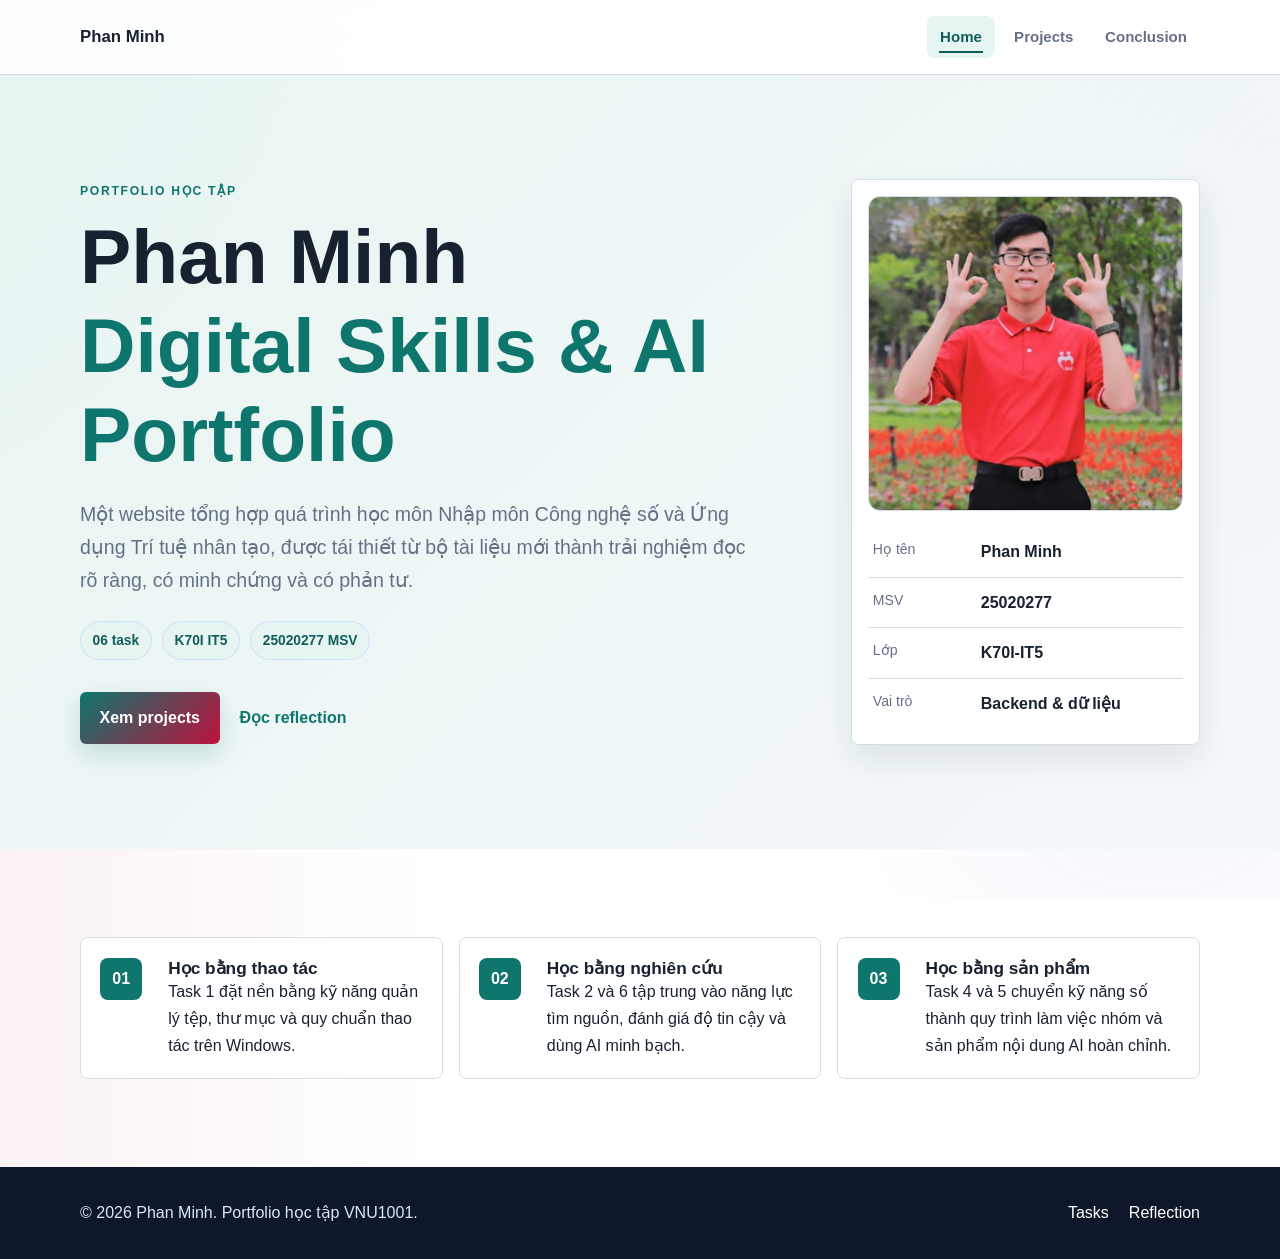
<file: index.html>
<!DOCTYPE html>
<html lang="vi">
<head>
    <meta charset="UTF-8">
    <meta name="viewport" content="width=device-width, initial-scale=1.0">
    <link rel="stylesheet" href="style.css?v=20260608-style2">
    <link rel="stylesheet" href="effects.css?v=20260608-block">
    <script src="effects.js?v=20260608-backfix" defer></script>
    <meta name="description" content="Portfolio học tập của Phan Minh về công nghệ số và AI.">
    <title>Giới thiệu | Portfolio Phan Minh</title>
</head>
<body>
    <a class="skip-link" href="#main-content">Đi đến nội dung chính</a>
    <header class="site-header">
        <div class="container nav-wrapper">
            <a class="brand" href="index.html">Phan Minh</a>
            <nav aria-label="Điều hướng chính">
                <ul class="nav-list">
                    <li><a class="active" aria-current="page" href="index.html">Home</a></li>
                    <li><a  href="portfolio.html">Projects</a></li>
                    <li><a  href="conclusion.html">Conclusion</a></li>
                </ul>
            </nav>
        </div>
    </header>
    <main id="main-content">
        <section class="hero hero-refresh">
            <div class="container hero-grid">
                <div class="hero-copy">
                    <p class="eyebrow">Portfolio học tập</p>
                    <h1>Phan Minh<br><span>Digital Skills & AI Portfolio</span></h1>
                    <p class="lead">Một website tổng hợp quá trình học môn Nhập môn Công nghệ số và Ứng dụng Trí tuệ nhân tạo, được tái thiết từ bộ tài liệu mới thành trải nghiệm đọc rõ ràng, có minh chứng và có phản tư.</p>
                    <div class="hero-stats" aria-label="Thông tin nhanh">
                        <span><strong>06</strong> task</span>
                        <span><strong>K70I</strong> IT5</span>
                        <span><strong>25020277</strong> MSV</span>
                    </div>
                    <div class="button-group">
                        <a class="button" href="portfolio.html">Xem projects</a>
                        <a class="text-link" href="conclusion.html">Đọc reflection</a>
                    </div>
                </div>
                <aside class="profile-card profile-card-new" aria-label="Hồ sơ cá nhân">
                    <img class="profile-photo" src="assets/images/me.jpg" alt="Ảnh cá nhân của Phan Minh">
                    <dl class="profile-details">
                        <div><dt>Họ tên</dt><dd>Phan Minh</dd></div>
                        <div><dt>MSV</dt><dd>25020277</dd></div>
                        <div><dt>Lớp</dt><dd>K70I-IT5</dd></div>
                        <div><dt>Vai trò</dt><dd>Backend & dữ liệu</dd></div>
                    </dl>
                </aside>
            </div>
        </section>
        <section class="section intro-band">
            <div class="container">
                <div class="insight-list">
                    <article><span>01</span><h3>Học bằng thao tác</h3><p>Task 1 đặt nền bằng kỹ năng quản lý tệp, thư mục và quy chuẩn thao tác trên Windows.</p></article>
                    <article><span>02</span><h3>Học bằng nghiên cứu</h3><p>Task 2 và 6 tập trung vào năng lực tìm nguồn, đánh giá độ tin cậy và dùng AI minh bạch.</p></article>
                    <article><span>03</span><h3>Học bằng sản phẩm</h3><p>Task 4 và 5 chuyển kỹ năng số thành quy trình làm việc nhóm và sản phẩm nội dung AI hoàn chỉnh.</p></article>
                </div>
            </div>
        </section>
    </main>
    <footer class="site-footer">
        <div class="container footer-wrapper">
            <p>&copy; 2026 Phan Minh. Portfolio học tập VNU1001.</p>
            <ul class="social-links" aria-label="Liên kết hồ sơ">
                <li><a href="portfolio.html">Tasks</a></li>
                <li><a href="conclusion.html">Reflection</a></li>
            </ul>
        </div>
    </footer>
</body>
</html>
</file>
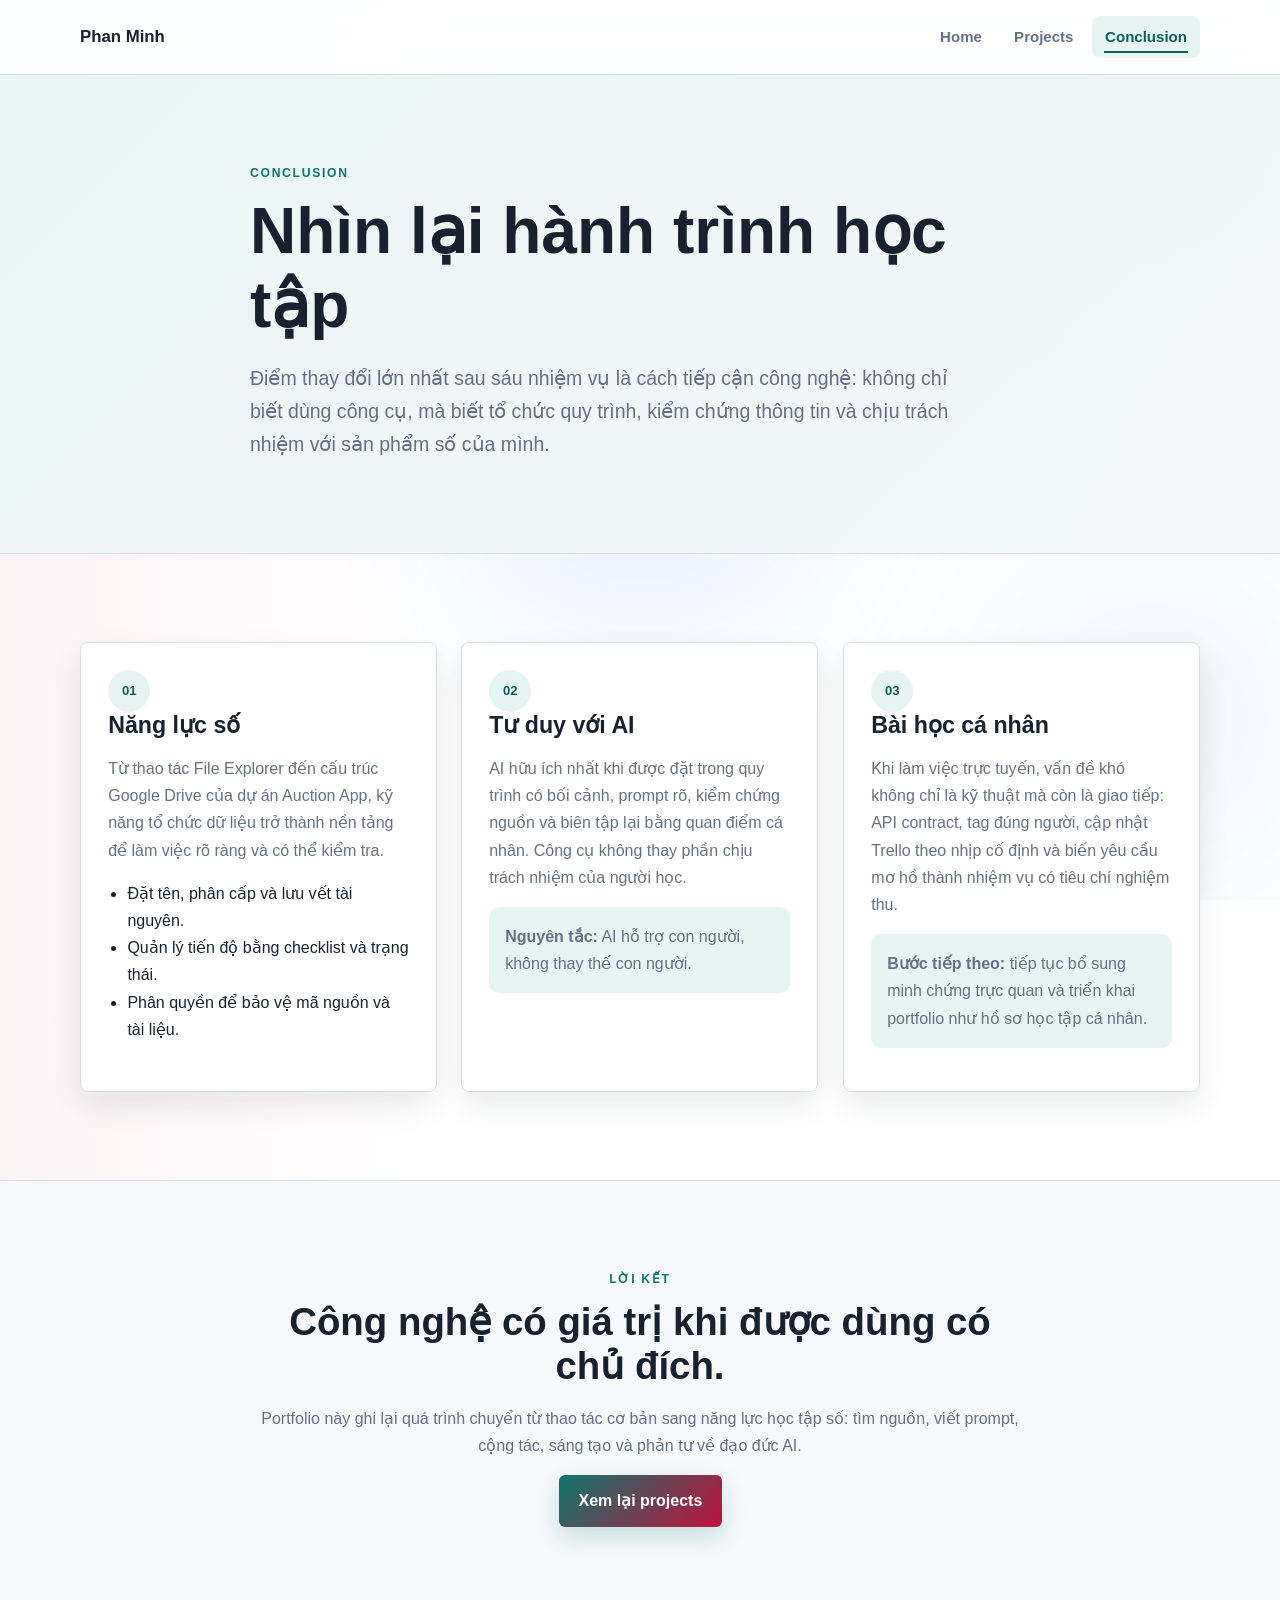
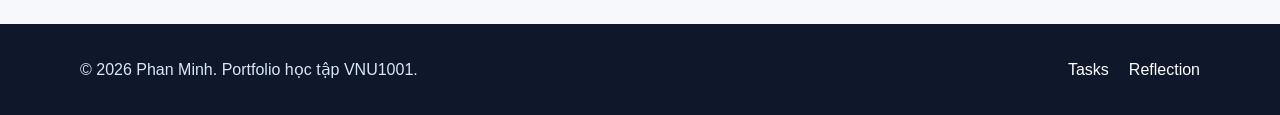
<file: conclusion.html>
<!DOCTYPE html>
<html lang="vi">
<head>
    <meta charset="UTF-8">
    <meta name="viewport" content="width=device-width, initial-scale=1.0">
    <link rel="stylesheet" href="style.css?v=20260608-style2">
    <link rel="stylesheet" href="effects.css?v=20260608-block">
    <script src="effects.js?v=20260608-backfix" defer></script>
    <meta name="description" content="Tổng kết hành trình học tập công nghệ số và AI của Phan Minh.">
    <title>Tổng kết | Portfolio Phan Minh</title>
</head>
<body>
    <a class="skip-link" href="#main-content">Đi đến nội dung chính</a>
    <header class="site-header">
        <div class="container nav-wrapper">
            <a class="brand" href="index.html">Phan Minh</a>
            <nav aria-label="Điều hướng chính">
                <ul class="nav-list">
                    <li><a  href="index.html">Home</a></li>
                    <li><a  href="portfolio.html">Projects</a></li>
                    <li><a class="active" aria-current="page" href="conclusion.html">Conclusion</a></li>
                </ul>
            </nav>
        </div>
    </header>
    <main id="main-content">
        <section class="page-banner">
            <div class="container narrow">
                <p class="eyebrow">Conclusion</p>
                <h1>Nhìn lại hành trình học tập</h1>
                <p class="lead">Điểm thay đổi lớn nhất sau sáu nhiệm vụ là cách tiếp cận công nghệ: không chỉ biết dùng công cụ, mà biết tổ chức quy trình, kiểm chứng thông tin và chịu trách nhiệm với sản phẩm số của mình.</p>
            </div>
        </section>
        <section class="section">
            <div class="container reflection-grid">
                <article class="reflection-card"><span class="card-number">01</span><h2>Năng lực số</h2><p>Từ thao tác File Explorer đến cấu trúc Google Drive của dự án Auction App, kỹ năng tổ chức dữ liệu trở thành nền tảng để làm việc rõ ràng và có thể kiểm tra.</p><ul><li>Đặt tên, phân cấp và lưu vết tài nguyên.</li><li>Quản lý tiến độ bằng checklist và trạng thái.</li><li>Phân quyền để bảo vệ mã nguồn và tài liệu.</li></ul></article>
                <article class="reflection-card"><span class="card-number">02</span><h2>Tư duy với AI</h2><p>AI hữu ích nhất khi được đặt trong quy trình có bối cảnh, prompt rõ, kiểm chứng nguồn và biên tập lại bằng quan điểm cá nhân. Công cụ không thay phần chịu trách nhiệm của người học.</p><p class="highlight-note"><strong>Nguyên tắc:</strong> AI hỗ trợ con người, không thay thế con người.</p></article>
                <article class="reflection-card"><span class="card-number">03</span><h2>Bài học cá nhân</h2><p>Khi làm việc trực tuyến, vấn đề khó không chỉ là kỹ thuật mà còn là giao tiếp: API contract, tag đúng người, cập nhật Trello theo nhịp cố định và biến yêu cầu mơ hồ thành nhiệm vụ có tiêu chí nghiệm thu.</p><p class="highlight-note"><strong>Bước tiếp theo:</strong> tiếp tục bổ sung minh chứng trực quan và triển khai portfolio như hồ sơ học tập cá nhân.</p></article>
            </div>
        </section>
        <section class="closing-section"><div class="container narrow"><p class="eyebrow">Lời kết</p><h2>Công nghệ có giá trị khi được dùng có chủ đích.</h2><p>Portfolio này ghi lại quá trình chuyển từ thao tác cơ bản sang năng lực học tập số: tìm nguồn, viết prompt, cộng tác, sáng tạo và phản tư về đạo đức AI.</p><a class="button" href="portfolio.html">Xem lại projects</a></div></section>
    </main>
    <footer class="site-footer">
        <div class="container footer-wrapper">
            <p>&copy; 2026 Phan Minh. Portfolio học tập VNU1001.</p>
            <ul class="social-links" aria-label="Liên kết hồ sơ">
                <li><a href="portfolio.html">Tasks</a></li>
                <li><a href="conclusion.html">Reflection</a></li>
            </ul>
        </div>
    </footer>
</body>
</html>
</file>
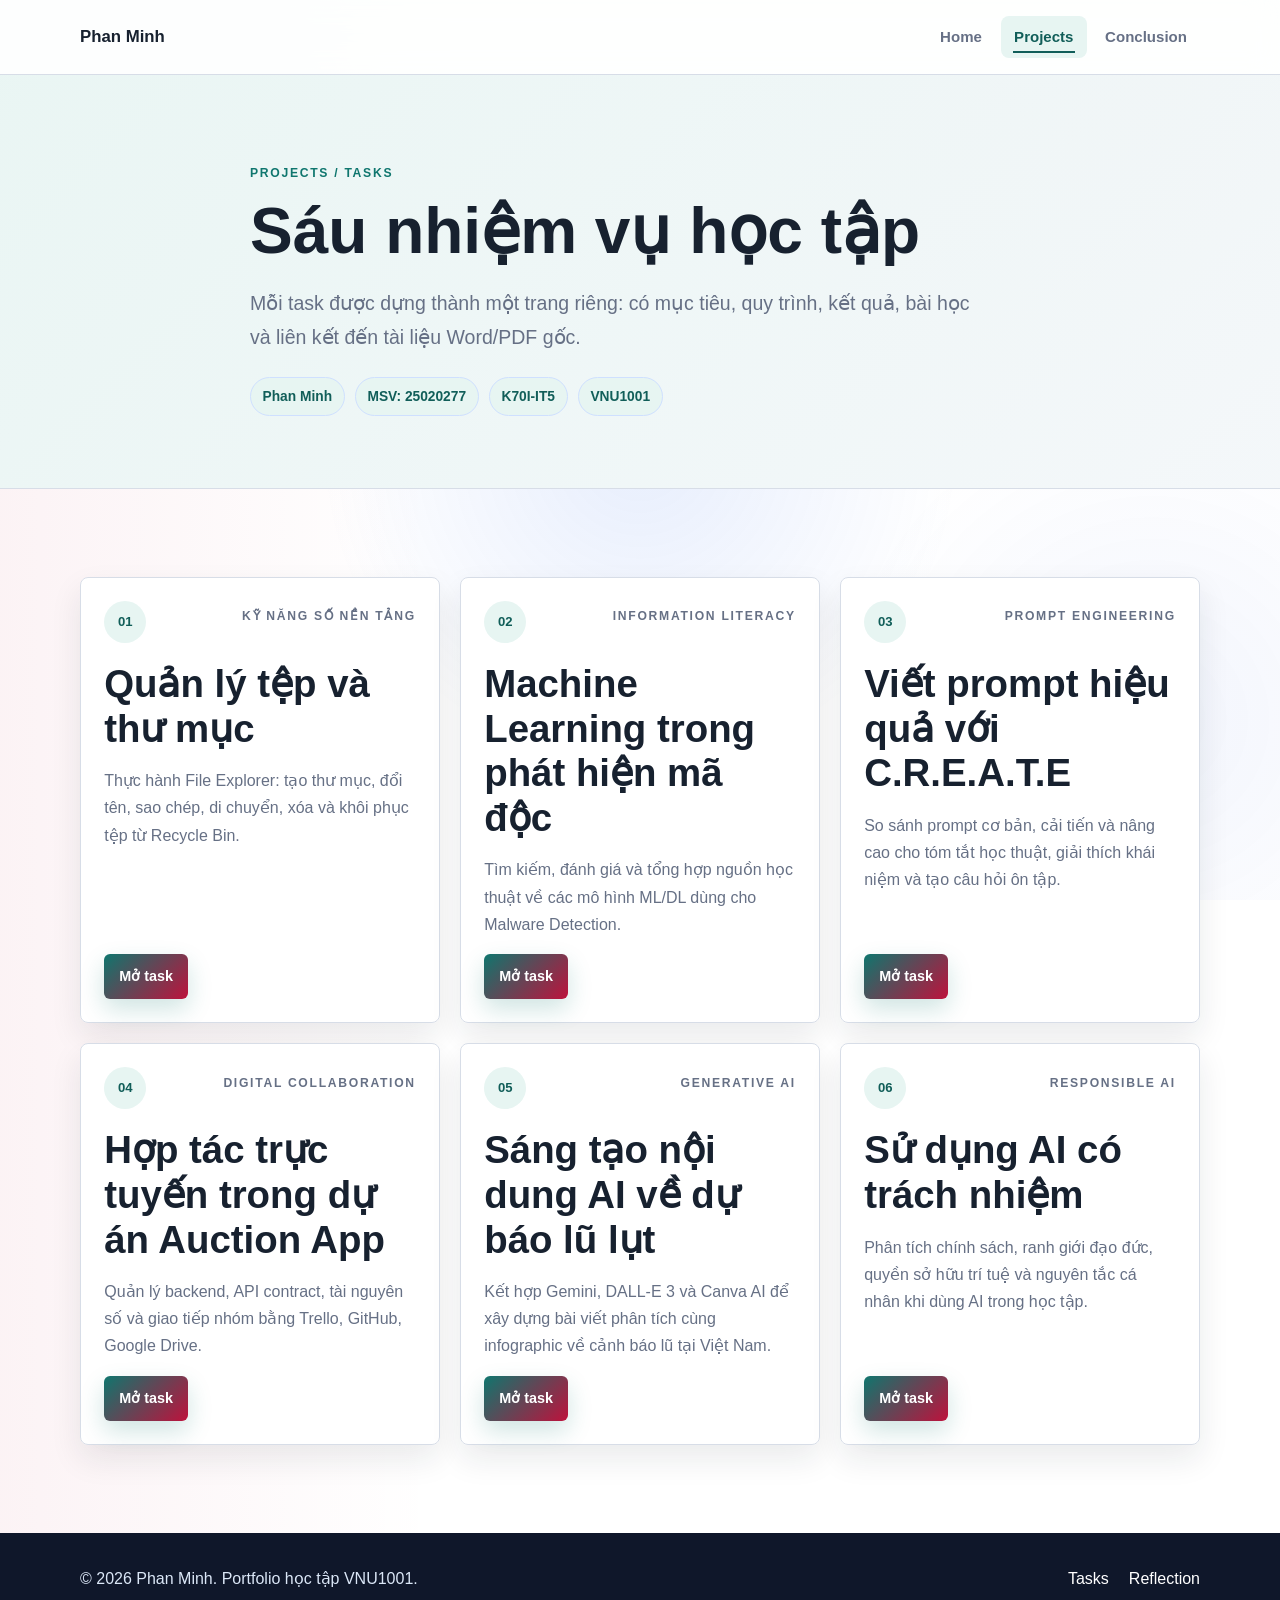
<file: portfolio.html>
<!DOCTYPE html>
<html lang="vi">
<head>
    <meta charset="UTF-8">
    <meta name="viewport" content="width=device-width, initial-scale=1.0">
    <link rel="stylesheet" href="style.css?v=20260608-style2">
    <link rel="stylesheet" href="effects.css?v=20260608-block">
    <script src="effects.js?v=20260608-backfix" defer></script>
    <meta name="description" content="Tổng quan sáu task trong portfolio học tập của Phan Minh.">
    <title>Dự án | Portfolio Phan Minh</title>
</head>
<body>
    <a class="skip-link" href="#main-content">Đi đến nội dung chính</a>
    <header class="site-header">
        <div class="container nav-wrapper">
            <a class="brand" href="index.html">Phan Minh</a>
            <nav aria-label="Điều hướng chính">
                <ul class="nav-list">
                    <li><a  href="index.html">Home</a></li>
                    <li><a class="active" aria-current="page" href="portfolio.html">Projects</a></li>
                    <li><a  href="conclusion.html">Conclusion</a></li>
                </ul>
            </nav>
        </div>
    </header>
    <main id="main-content">
        <section class="page-banner project-banner">
            <div class="container narrow">
                <p class="eyebrow">Projects / Tasks</p>
                <h1>Sáu nhiệm vụ học tập</h1>
                <p class="lead">Mỗi task được dựng thành một trang riêng: có mục tiêu, quy trình, kết quả, bài học và liên kết đến tài liệu Word/PDF gốc.</p>
                <div class="student-meta"><span>Phan Minh</span><span>MSV: 25020277</span><span>K70I-IT5</span><span>VNU1001</span></div>
            </div>
        </section>
        <section class="section">
            <div class="container project-grid">
                    <article class="project-card">
                        <div class="project-top"><span class="card-number">01</span><p class="eyebrow">Kỹ năng số nền tảng</p></div>
                        <h2>Quản lý tệp và thư mục</h2>
                        <p>Thực hành File Explorer: tạo thư mục, đổi tên, sao chép, di chuyển, xóa và khôi phục tệp từ Recycle Bin.</p>
                        <a class="button button-small" href="task-1.html">Mở task</a>
                    </article>
                    <article class="project-card">
                        <div class="project-top"><span class="card-number">02</span><p class="eyebrow">Information literacy</p></div>
                        <h2>Machine Learning trong phát hiện mã độc</h2>
                        <p>Tìm kiếm, đánh giá và tổng hợp nguồn học thuật về các mô hình ML/DL dùng cho Malware Detection.</p>
                        <a class="button button-small" href="task-2.html">Mở task</a>
                    </article>
                    <article class="project-card">
                        <div class="project-top"><span class="card-number">03</span><p class="eyebrow">Prompt Engineering</p></div>
                        <h2>Viết prompt hiệu quả với C.R.E.A.T.E</h2>
                        <p>So sánh prompt cơ bản, cải tiến và nâng cao cho tóm tắt học thuật, giải thích khái niệm và tạo câu hỏi ôn tập.</p>
                        <a class="button button-small" href="task-3.html">Mở task</a>
                    </article>
                    <article class="project-card">
                        <div class="project-top"><span class="card-number">04</span><p class="eyebrow">Digital collaboration</p></div>
                        <h2>Hợp tác trực tuyến trong dự án Auction App</h2>
                        <p>Quản lý backend, API contract, tài nguyên số và giao tiếp nhóm bằng Trello, GitHub, Google Drive.</p>
                        <a class="button button-small" href="task-4.html">Mở task</a>
                    </article>
                    <article class="project-card">
                        <div class="project-top"><span class="card-number">05</span><p class="eyebrow">Generative AI</p></div>
                        <h2>Sáng tạo nội dung AI về dự báo lũ lụt</h2>
                        <p>Kết hợp Gemini, DALL-E 3 và Canva AI để xây dựng bài viết phân tích cùng infographic về cảnh báo lũ tại Việt Nam.</p>
                        <a class="button button-small" href="task-5.html">Mở task</a>
                    </article>
                    <article class="project-card">
                        <div class="project-top"><span class="card-number">06</span><p class="eyebrow">Responsible AI</p></div>
                        <h2>Sử dụng AI có trách nhiệm</h2>
                        <p>Phân tích chính sách, ranh giới đạo đức, quyền sở hữu trí tuệ và nguyên tắc cá nhân khi dùng AI trong học tập.</p>
                        <a class="button button-small" href="task-6.html">Mở task</a>
                    </article>
            </div>
        </section>
    </main>
    <footer class="site-footer">
        <div class="container footer-wrapper">
            <p>&copy; 2026 Phan Minh. Portfolio học tập VNU1001.</p>
            <ul class="social-links" aria-label="Liên kết hồ sơ">
                <li><a href="portfolio.html">Tasks</a></li>
                <li><a href="conclusion.html">Reflection</a></li>
            </ul>
        </div>
    </footer>
</body>
</html>
</file>
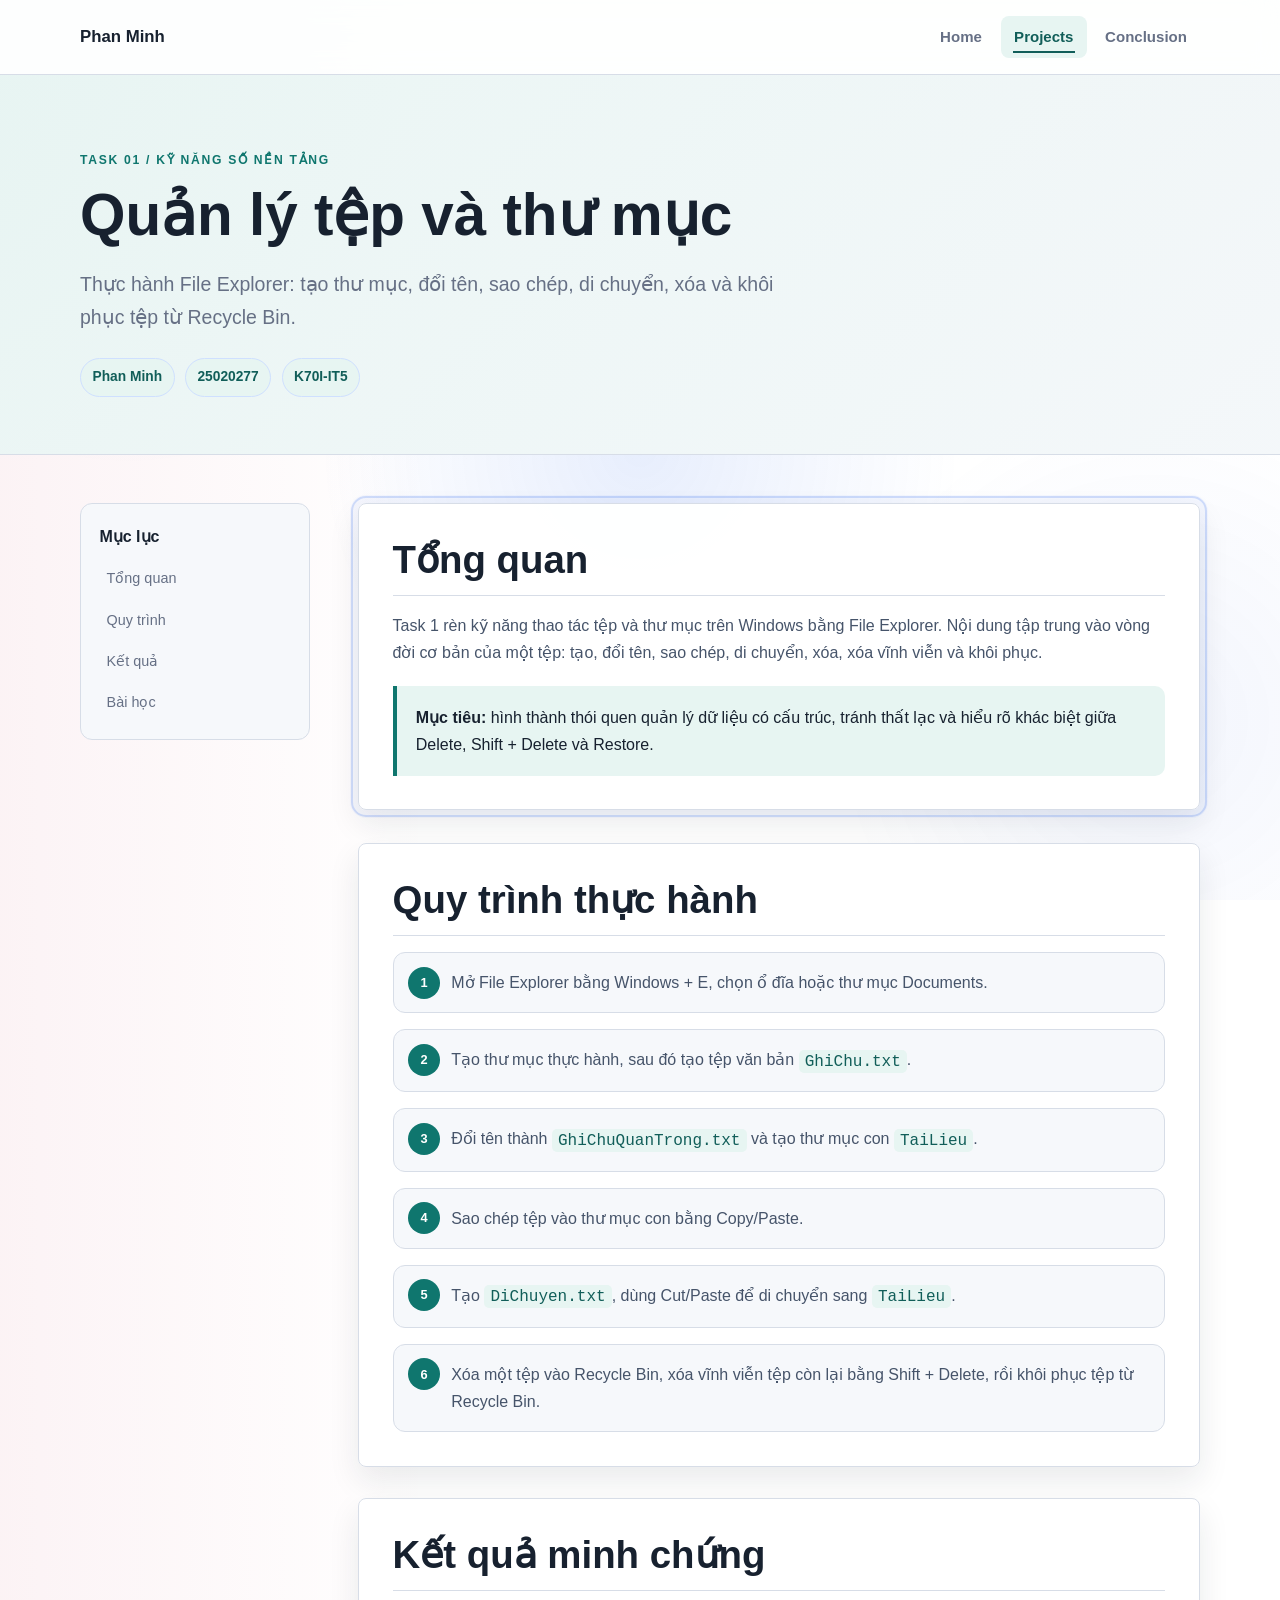
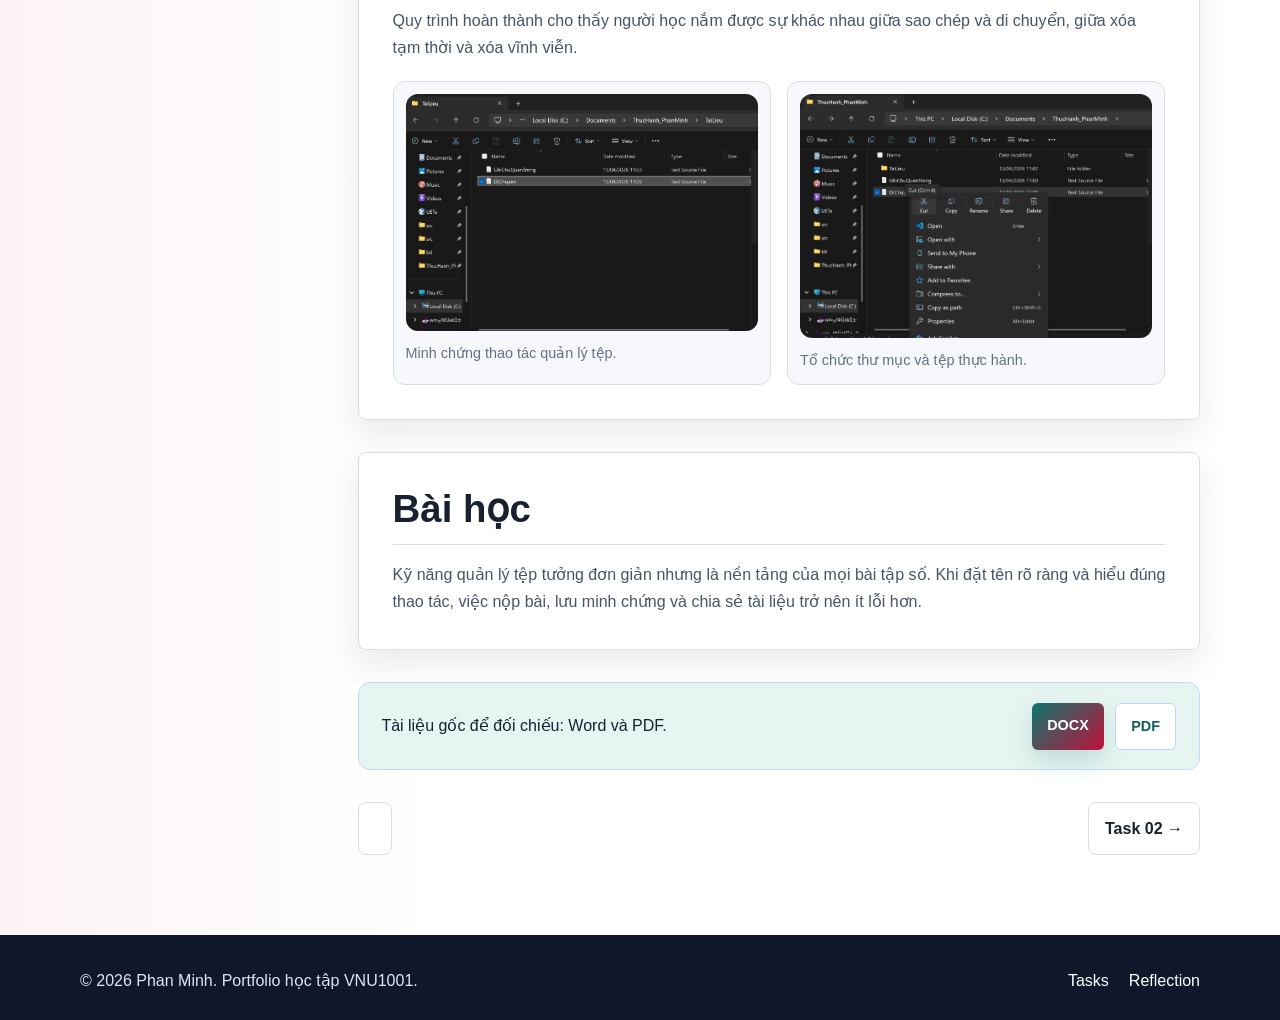
<file: task-1.html>
<!DOCTYPE html>
<html lang="vi">
<head>
    <meta charset="UTF-8">
    <meta name="viewport" content="width=device-width, initial-scale=1.0">
    <link rel="stylesheet" href="style.css?v=20260608-style2">
    <link rel="stylesheet" href="effects.css?v=20260608-block">
    <script src="effects.js?v=20260608-backfix" defer></script>
    <meta name="description" content="Thực hành File Explorer: tạo thư mục, đổi tên, sao chép, di chuyển, xóa và khôi phục tệp từ Recycle Bin.">
    <title>Task 01 | Quản lý tệp và thư mục</title>
</head>
<body>
    <a class="skip-link" href="#main-content">Đi đến nội dung chính</a>
    <header class="site-header">
        <div class="container nav-wrapper">
            <a class="brand" href="index.html">Phan Minh</a>
            <nav aria-label="Điều hướng chính">
                <ul class="nav-list">
                    <li><a  href="index.html">Home</a></li>
                    <li><a class="active" aria-current="page" href="portfolio.html">Projects</a></li>
                    <li><a  href="conclusion.html">Conclusion</a></li>
                </ul>
            </nav>
        </div>
    </header>
    <main id="main-content">
        <section class="report-hero">
            <div class="container">
                <p class="eyebrow">Task 01 / Kỹ năng số nền tảng</p>
                <h1>Quản lý tệp và thư mục</h1>
                <p class="lead">Thực hành File Explorer: tạo thư mục, đổi tên, sao chép, di chuyển, xóa và khôi phục tệp từ Recycle Bin.</p>
                <div class="report-kicker"><span>Phan Minh</span><span>25020277</span><span>K70I-IT5</span></div>
            </div>
        </section>
        <div class="container report-layout">
            <aside class="report-toc"><strong>Mục lục</strong><ul><li><a href="#overview">Tổng quan</a></li><li><a href="#process">Quy trình</a></li><li><a href="#outcome">Kết quả</a></li><li><a href="#reflection">Bài học</a></li></ul></aside>
            <article class="report-body">
                <section id="overview" class="report-section"><h2>Tổng quan</h2><p>Task 1 rèn kỹ năng thao tác tệp và thư mục trên Windows bằng File Explorer. Nội dung tập trung vào vòng đời cơ bản của một tệp: tạo, đổi tên, sao chép, di chuyển, xóa, xóa vĩnh viễn và khôi phục.</p><div class="report-callout"><p><strong>Mục tiêu:</strong> hình thành thói quen quản lý dữ liệu có cấu trúc, tránh thất lạc và hiểu rõ khác biệt giữa Delete, Shift + Delete và Restore.</p></div></section>
                <section id="process" class="report-section"><h2>Quy trình thực hành</h2><ol class="step-list"><li>Mở File Explorer bằng Windows + E, chọn ổ đĩa hoặc thư mục Documents.</li><li>Tạo thư mục thực hành, sau đó tạo tệp văn bản <code>GhiChu.txt</code>.</li><li>Đổi tên thành <code>GhiChuQuanTrong.txt</code> và tạo thư mục con <code>TaiLieu</code>.</li><li>Sao chép tệp vào thư mục con bằng Copy/Paste.</li><li>Tạo <code>DiChuyen.txt</code>, dùng Cut/Paste để di chuyển sang <code>TaiLieu</code>.</li><li>Xóa một tệp vào Recycle Bin, xóa vĩnh viễn tệp còn lại bằng Shift + Delete, rồi khôi phục tệp từ Recycle Bin.</li></ol></section>
                <section id="outcome" class="report-section"><h2>Kết quả minh chứng</h2><p>Quy trình hoàn thành cho thấy người học nắm được sự khác nhau giữa sao chép và di chuyển, giữa xóa tạm thời và xóa vĩnh viễn.</p><div class="report-gallery"><figure><img src="assets/images/evidence/task1/task1-01.jpg" alt="Minh chứng thao tác Task 1"><figcaption>Minh chứng thao tác quản lý tệp.</figcaption></figure><figure><img src="assets/images/evidence/task1/task1-02.jpg" alt="Minh chứng thư mục Task 1"><figcaption>Tổ chức thư mục và tệp thực hành.</figcaption></figure></div></section>
                <section id="reflection" class="report-section"><h2>Bài học</h2><p>Kỹ năng quản lý tệp tưởng đơn giản nhưng là nền tảng của mọi bài tập số. Khi đặt tên rõ ràng và hiểu đúng thao tác, việc nộp bài, lưu minh chứng và chia sẻ tài liệu trở nên ít lỗi hơn.</p></section>
                <div class="download-panel">
                    <p>Tài liệu gốc để đối chiếu: Word và PDF.</p>
                    <div class="download-actions">
                        <a class="button button-small" href="assets/documents/task1.docx">DOCX</a>
                        <a class="button button-small ghost" href="assets/documents/task1.pdf">PDF</a>
                    </div>
                </div>
                <div class="task-pagination"><span></span><a href="task-2.html">Task 02 →</a></div>
            </article>
        </div>
    </main>
    <footer class="site-footer">
        <div class="container footer-wrapper">
            <p>&copy; 2026 Phan Minh. Portfolio học tập VNU1001.</p>
            <ul class="social-links" aria-label="Liên kết hồ sơ">
                <li><a href="portfolio.html">Tasks</a></li>
                <li><a href="conclusion.html">Reflection</a></li>
            </ul>
        </div>
    </footer>
</body>
</html>
</file>
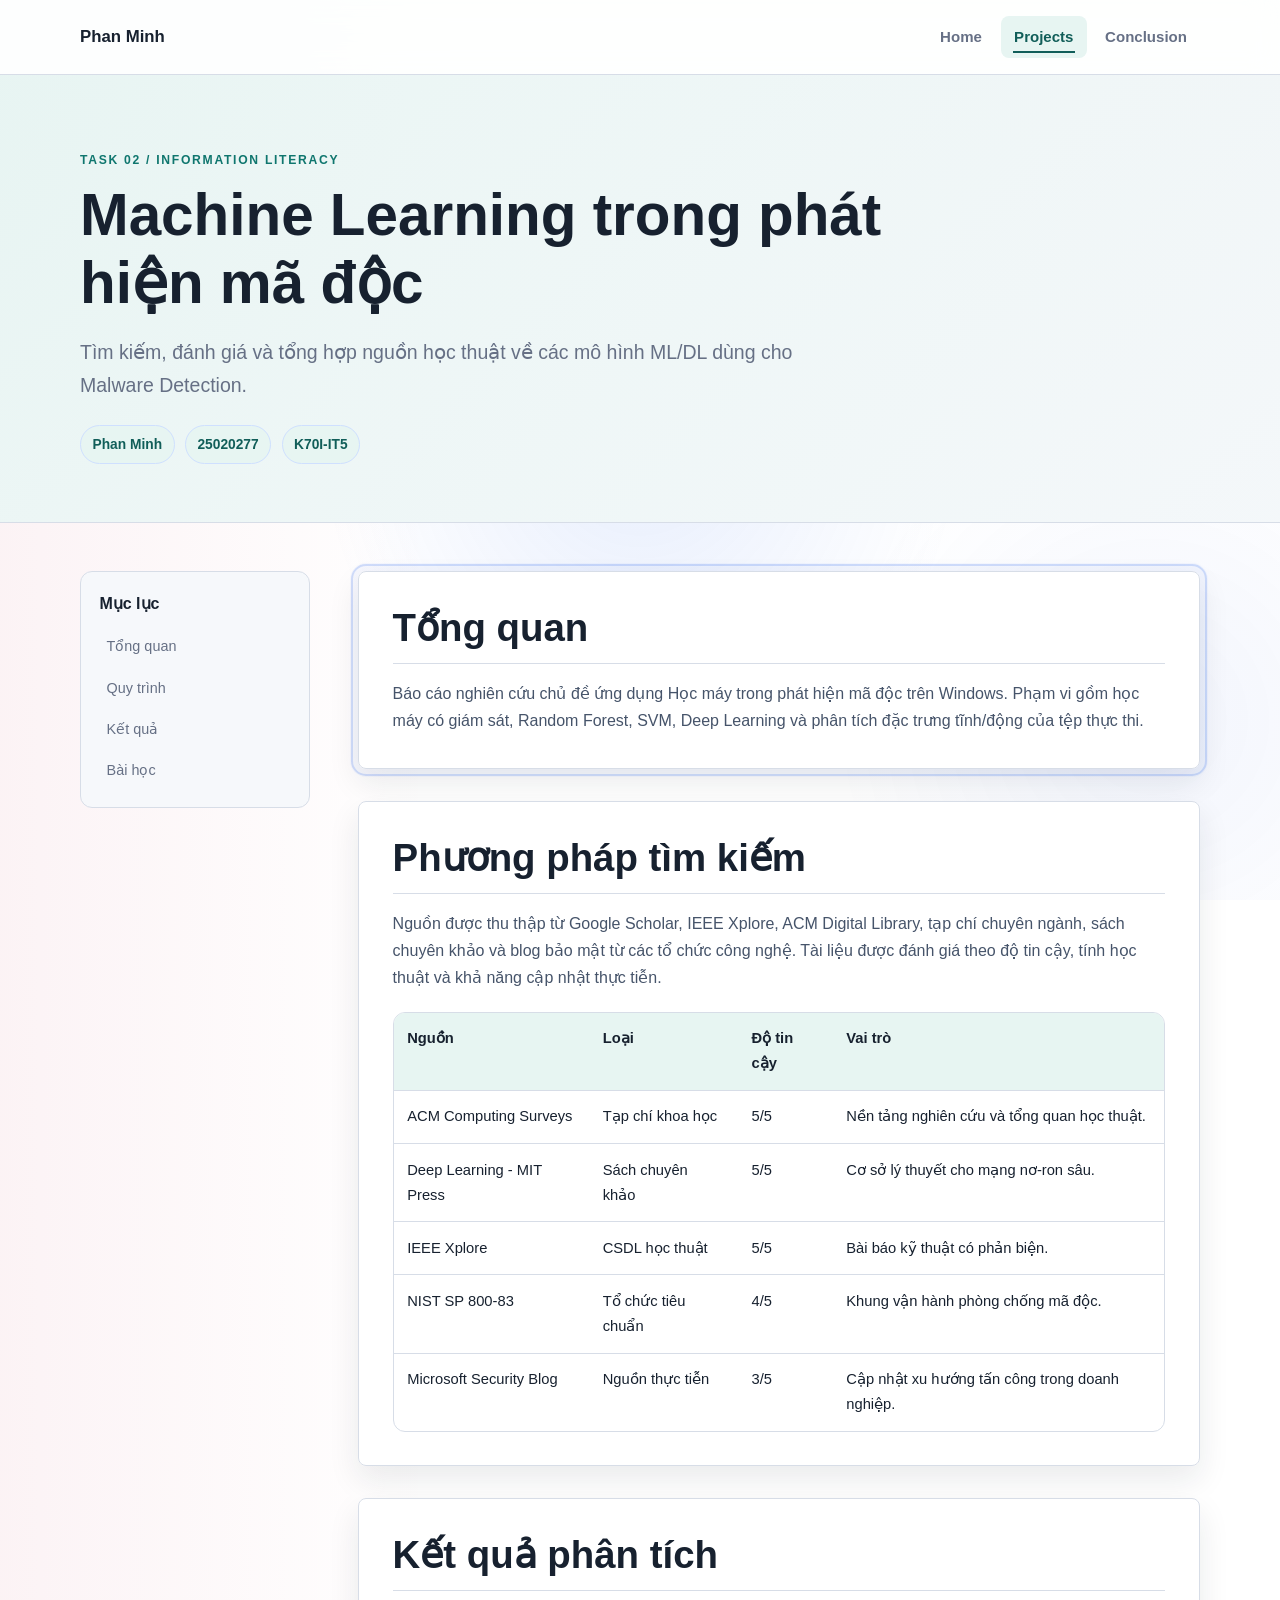
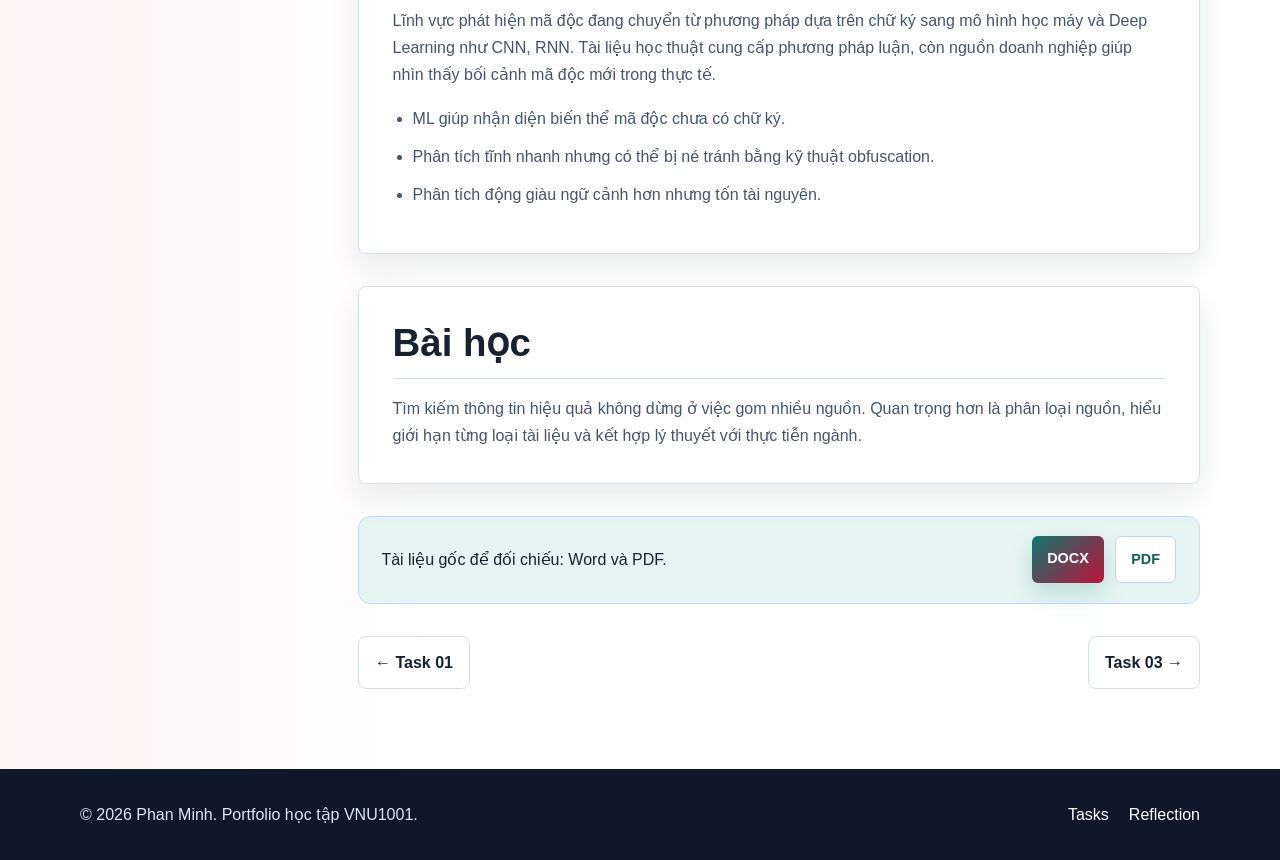
<file: task-2.html>
<!DOCTYPE html>
<html lang="vi">
<head>
    <meta charset="UTF-8">
    <meta name="viewport" content="width=device-width, initial-scale=1.0">
    <link rel="stylesheet" href="style.css?v=20260608-style2">
    <link rel="stylesheet" href="effects.css?v=20260608-block">
    <script src="effects.js?v=20260608-backfix" defer></script>
    <meta name="description" content="Tìm kiếm, đánh giá và tổng hợp nguồn học thuật về các mô hình ML/DL dùng cho Malware Detection.">
    <title>Task 02 | Machine Learning trong phát hiện mã độc</title>
</head>
<body>
    <a class="skip-link" href="#main-content">Đi đến nội dung chính</a>
    <header class="site-header">
        <div class="container nav-wrapper">
            <a class="brand" href="index.html">Phan Minh</a>
            <nav aria-label="Điều hướng chính">
                <ul class="nav-list">
                    <li><a  href="index.html">Home</a></li>
                    <li><a class="active" aria-current="page" href="portfolio.html">Projects</a></li>
                    <li><a  href="conclusion.html">Conclusion</a></li>
                </ul>
            </nav>
        </div>
    </header>
    <main id="main-content">
        <section class="report-hero">
            <div class="container">
                <p class="eyebrow">Task 02 / Information literacy</p>
                <h1>Machine Learning trong phát hiện mã độc</h1>
                <p class="lead">Tìm kiếm, đánh giá và tổng hợp nguồn học thuật về các mô hình ML/DL dùng cho Malware Detection.</p>
                <div class="report-kicker"><span>Phan Minh</span><span>25020277</span><span>K70I-IT5</span></div>
            </div>
        </section>
        <div class="container report-layout">
            <aside class="report-toc"><strong>Mục lục</strong><ul><li><a href="#overview">Tổng quan</a></li><li><a href="#process">Quy trình</a></li><li><a href="#outcome">Kết quả</a></li><li><a href="#reflection">Bài học</a></li></ul></aside>
            <article class="report-body">
                <section id="overview" class="report-section"><h2>Tổng quan</h2><p>Báo cáo nghiên cứu chủ đề ứng dụng Học máy trong phát hiện mã độc trên Windows. Phạm vi gồm học máy có giám sát, Random Forest, SVM, Deep Learning và phân tích đặc trưng tĩnh/động của tệp thực thi.</p></section>
                <section id="process" class="report-section"><h2>Phương pháp tìm kiếm</h2><p>Nguồn được thu thập từ Google Scholar, IEEE Xplore, ACM Digital Library, tạp chí chuyên ngành, sách chuyên khảo và blog bảo mật từ các tổ chức công nghệ. Tài liệu được đánh giá theo độ tin cậy, tính học thuật và khả năng cập nhật thực tiễn.</p><div class="table-scroll"><table class="report-table"><thead><tr><th>Nguồn</th><th>Loại</th><th>Độ tin cậy</th><th>Vai trò</th></tr></thead><tbody><tr><td>ACM Computing Surveys</td><td>Tạp chí khoa học</td><td>5/5</td><td>Nền tảng nghiên cứu và tổng quan học thuật.</td></tr><tr><td>Deep Learning - MIT Press</td><td>Sách chuyên khảo</td><td>5/5</td><td>Cơ sở lý thuyết cho mạng nơ-ron sâu.</td></tr><tr><td>IEEE Xplore</td><td>CSDL học thuật</td><td>5/5</td><td>Bài báo kỹ thuật có phản biện.</td></tr><tr><td>NIST SP 800-83</td><td>Tổ chức tiêu chuẩn</td><td>4/5</td><td>Khung vận hành phòng chống mã độc.</td></tr><tr><td>Microsoft Security Blog</td><td>Nguồn thực tiễn</td><td>3/5</td><td>Cập nhật xu hướng tấn công trong doanh nghiệp.</td></tr></tbody></table></div></section>
                <section id="outcome" class="report-section"><h2>Kết quả phân tích</h2><p>Lĩnh vực phát hiện mã độc đang chuyển từ phương pháp dựa trên chữ ký sang mô hình học máy và Deep Learning như CNN, RNN. Tài liệu học thuật cung cấp phương pháp luận, còn nguồn doanh nghiệp giúp nhìn thấy bối cảnh mã độc mới trong thực tế.</p><ul class="check-list"><li>ML giúp nhận diện biến thể mã độc chưa có chữ ký.</li><li>Phân tích tĩnh nhanh nhưng có thể bị né tránh bằng kỹ thuật obfuscation.</li><li>Phân tích động giàu ngữ cảnh hơn nhưng tốn tài nguyên.</li></ul></section>
                <section id="reflection" class="report-section"><h2>Bài học</h2><p>Tìm kiếm thông tin hiệu quả không dừng ở việc gom nhiều nguồn. Quan trọng hơn là phân loại nguồn, hiểu giới hạn từng loại tài liệu và kết hợp lý thuyết với thực tiễn ngành.</p></section>
                <div class="download-panel">
                    <p>Tài liệu gốc để đối chiếu: Word và PDF.</p>
                    <div class="download-actions">
                        <a class="button button-small" href="assets/documents/task2.docx">DOCX</a>
                        <a class="button button-small ghost" href="assets/documents/task2.pdf">PDF</a>
                    </div>
                </div>
                <div class="task-pagination"><a href="task-1.html">← Task 01</a><a href="task-3.html">Task 03 →</a></div>
            </article>
        </div>
    </main>
    <footer class="site-footer">
        <div class="container footer-wrapper">
            <p>&copy; 2026 Phan Minh. Portfolio học tập VNU1001.</p>
            <ul class="social-links" aria-label="Liên kết hồ sơ">
                <li><a href="portfolio.html">Tasks</a></li>
                <li><a href="conclusion.html">Reflection</a></li>
            </ul>
        </div>
    </footer>
</body>
</html>
</file>
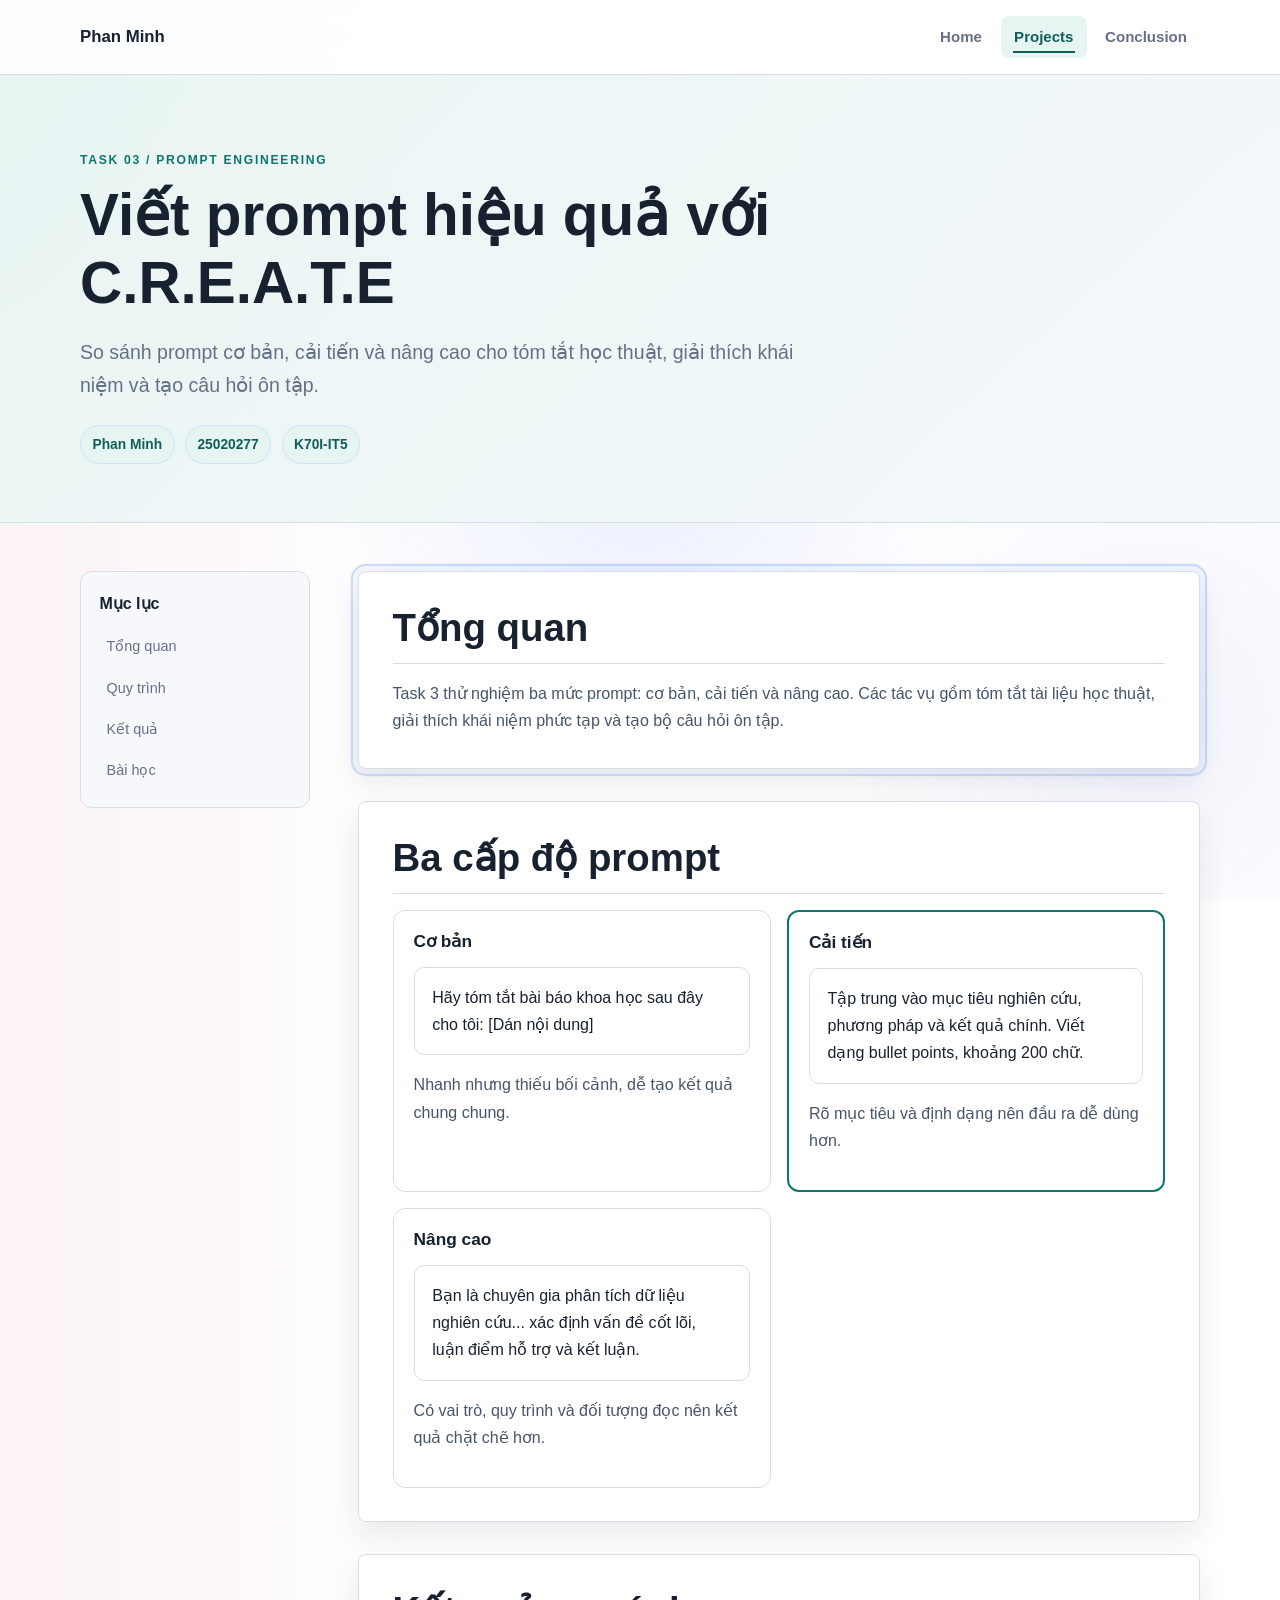
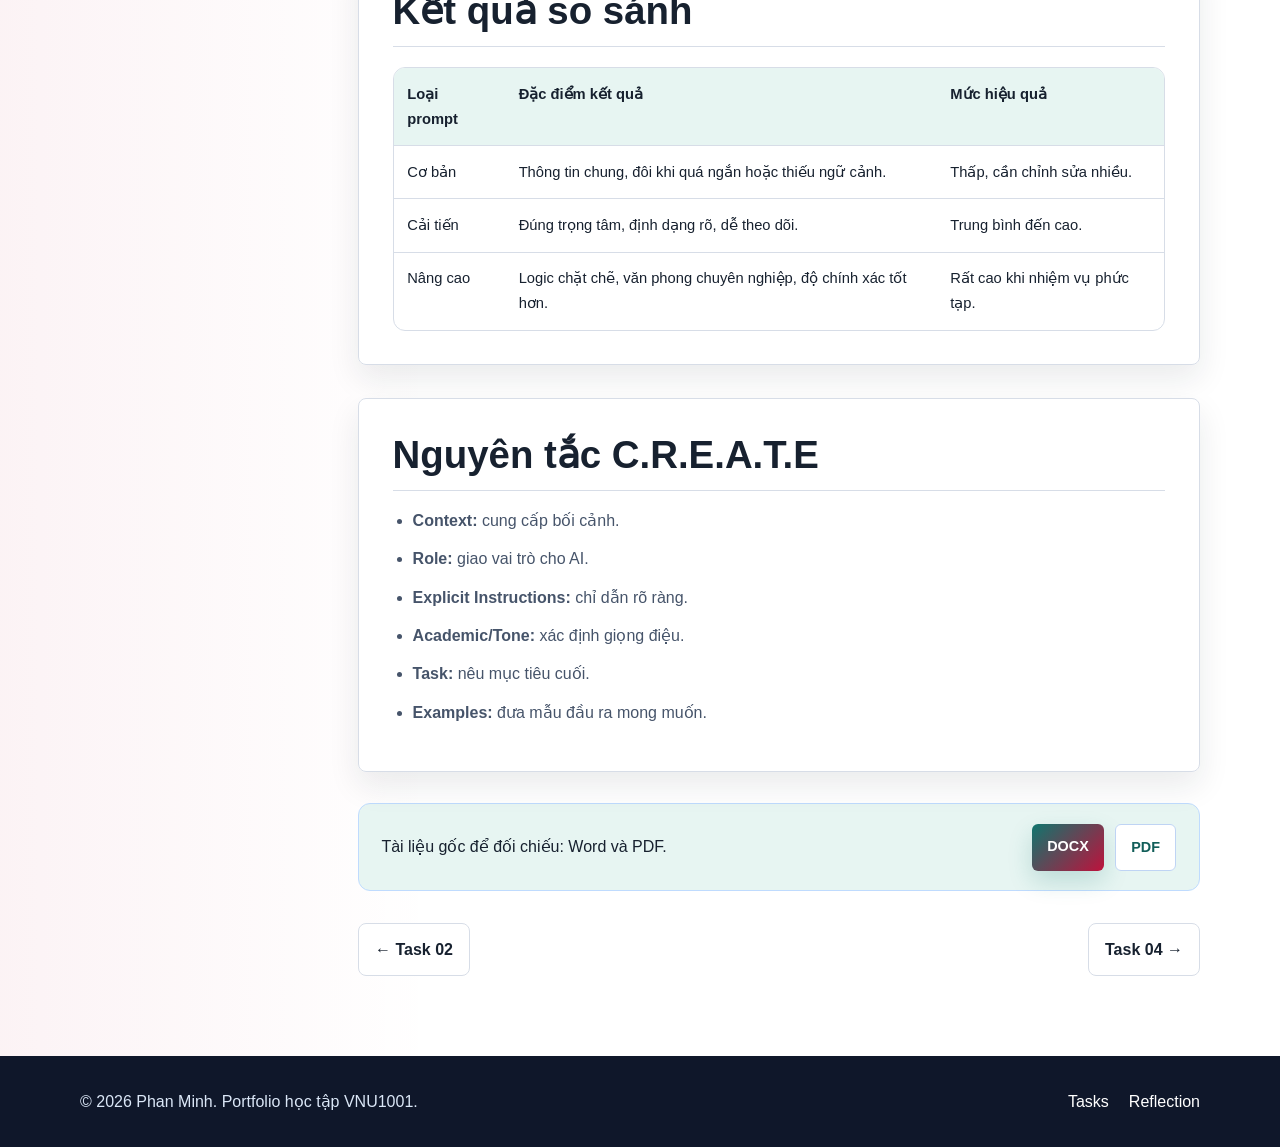
<file: task-3.html>
<!DOCTYPE html>
<html lang="vi">
<head>
    <meta charset="UTF-8">
    <meta name="viewport" content="width=device-width, initial-scale=1.0">
    <link rel="stylesheet" href="style.css?v=20260608-style2">
    <link rel="stylesheet" href="effects.css?v=20260608-block">
    <script src="effects.js?v=20260608-backfix" defer></script>
    <meta name="description" content="So sánh prompt cơ bản, cải tiến và nâng cao cho tóm tắt học thuật, giải thích khái niệm và tạo câu hỏi ôn tập.">
    <title>Task 03 | Viết prompt hiệu quả với C.R.E.A.T.E</title>
</head>
<body>
    <a class="skip-link" href="#main-content">Đi đến nội dung chính</a>
    <header class="site-header">
        <div class="container nav-wrapper">
            <a class="brand" href="index.html">Phan Minh</a>
            <nav aria-label="Điều hướng chính">
                <ul class="nav-list">
                    <li><a  href="index.html">Home</a></li>
                    <li><a class="active" aria-current="page" href="portfolio.html">Projects</a></li>
                    <li><a  href="conclusion.html">Conclusion</a></li>
                </ul>
            </nav>
        </div>
    </header>
    <main id="main-content">
        <section class="report-hero">
            <div class="container">
                <p class="eyebrow">Task 03 / Prompt Engineering</p>
                <h1>Viết prompt hiệu quả với C.R.E.A.T.E</h1>
                <p class="lead">So sánh prompt cơ bản, cải tiến và nâng cao cho tóm tắt học thuật, giải thích khái niệm và tạo câu hỏi ôn tập.</p>
                <div class="report-kicker"><span>Phan Minh</span><span>25020277</span><span>K70I-IT5</span></div>
            </div>
        </section>
        <div class="container report-layout">
            <aside class="report-toc"><strong>Mục lục</strong><ul><li><a href="#overview">Tổng quan</a></li><li><a href="#process">Quy trình</a></li><li><a href="#outcome">Kết quả</a></li><li><a href="#reflection">Bài học</a></li></ul></aside>
            <article class="report-body">
                <section id="overview" class="report-section"><h2>Tổng quan</h2><p>Task 3 thử nghiệm ba mức prompt: cơ bản, cải tiến và nâng cao. Các tác vụ gồm tóm tắt tài liệu học thuật, giải thích khái niệm phức tạp và tạo bộ câu hỏi ôn tập.</p></section>
                <section id="process" class="report-section"><h2>Ba cấp độ prompt</h2><div class="prompt-grid"><div class="prompt-box"><h3>Cơ bản</h3><p class="prompt-sample">Hãy tóm tắt bài báo khoa học sau đây cho tôi: [Dán nội dung]</p><p>Nhanh nhưng thiếu bối cảnh, dễ tạo kết quả chung chung.</p></div><div class="prompt-box improved"><h3>Cải tiến</h3><p class="prompt-sample">Tập trung vào mục tiêu nghiên cứu, phương pháp và kết quả chính. Viết dạng bullet points, khoảng 200 chữ.</p><p>Rõ mục tiêu và định dạng nên đầu ra dễ dùng hơn.</p></div><div class="prompt-box"><h3>Nâng cao</h3><p class="prompt-sample">Bạn là chuyên gia phân tích dữ liệu nghiên cứu... xác định vấn đề cốt lõi, luận điểm hỗ trợ và kết luận.</p><p>Có vai trò, quy trình và đối tượng đọc nên kết quả chặt chẽ hơn.</p></div></div></section>
                <section id="outcome" class="report-section"><h2>Kết quả so sánh</h2><div class="table-scroll"><table class="report-table"><thead><tr><th>Loại prompt</th><th>Đặc điểm kết quả</th><th>Mức hiệu quả</th></tr></thead><tbody><tr><td>Cơ bản</td><td>Thông tin chung, đôi khi quá ngắn hoặc thiếu ngữ cảnh.</td><td>Thấp, cần chỉnh sửa nhiều.</td></tr><tr><td>Cải tiến</td><td>Đúng trọng tâm, định dạng rõ, dễ theo dõi.</td><td>Trung bình đến cao.</td></tr><tr><td>Nâng cao</td><td>Logic chặt chẽ, văn phong chuyên nghiệp, độ chính xác tốt hơn.</td><td>Rất cao khi nhiệm vụ phức tạp.</td></tr></tbody></table></div></section>
                <section id="reflection" class="report-section"><h2>Nguyên tắc C.R.E.A.T.E</h2><ul class="principle-list"><li><strong>Context:</strong> cung cấp bối cảnh.</li><li><strong>Role:</strong> giao vai trò cho AI.</li><li><strong>Explicit Instructions:</strong> chỉ dẫn rõ ràng.</li><li><strong>Academic/Tone:</strong> xác định giọng điệu.</li><li><strong>Task:</strong> nêu mục tiêu cuối.</li><li><strong>Examples:</strong> đưa mẫu đầu ra mong muốn.</li></ul></section>
                <div class="download-panel">
                    <p>Tài liệu gốc để đối chiếu: Word và PDF.</p>
                    <div class="download-actions">
                        <a class="button button-small" href="assets/documents/task3.docx">DOCX</a>
                        <a class="button button-small ghost" href="assets/documents/task3.pdf">PDF</a>
                    </div>
                </div>
                <div class="task-pagination"><a href="task-2.html">← Task 02</a><a href="task-4.html">Task 04 →</a></div>
            </article>
        </div>
    </main>
    <footer class="site-footer">
        <div class="container footer-wrapper">
            <p>&copy; 2026 Phan Minh. Portfolio học tập VNU1001.</p>
            <ul class="social-links" aria-label="Liên kết hồ sơ">
                <li><a href="portfolio.html">Tasks</a></li>
                <li><a href="conclusion.html">Reflection</a></li>
            </ul>
        </div>
    </footer>
</body>
</html>
</file>
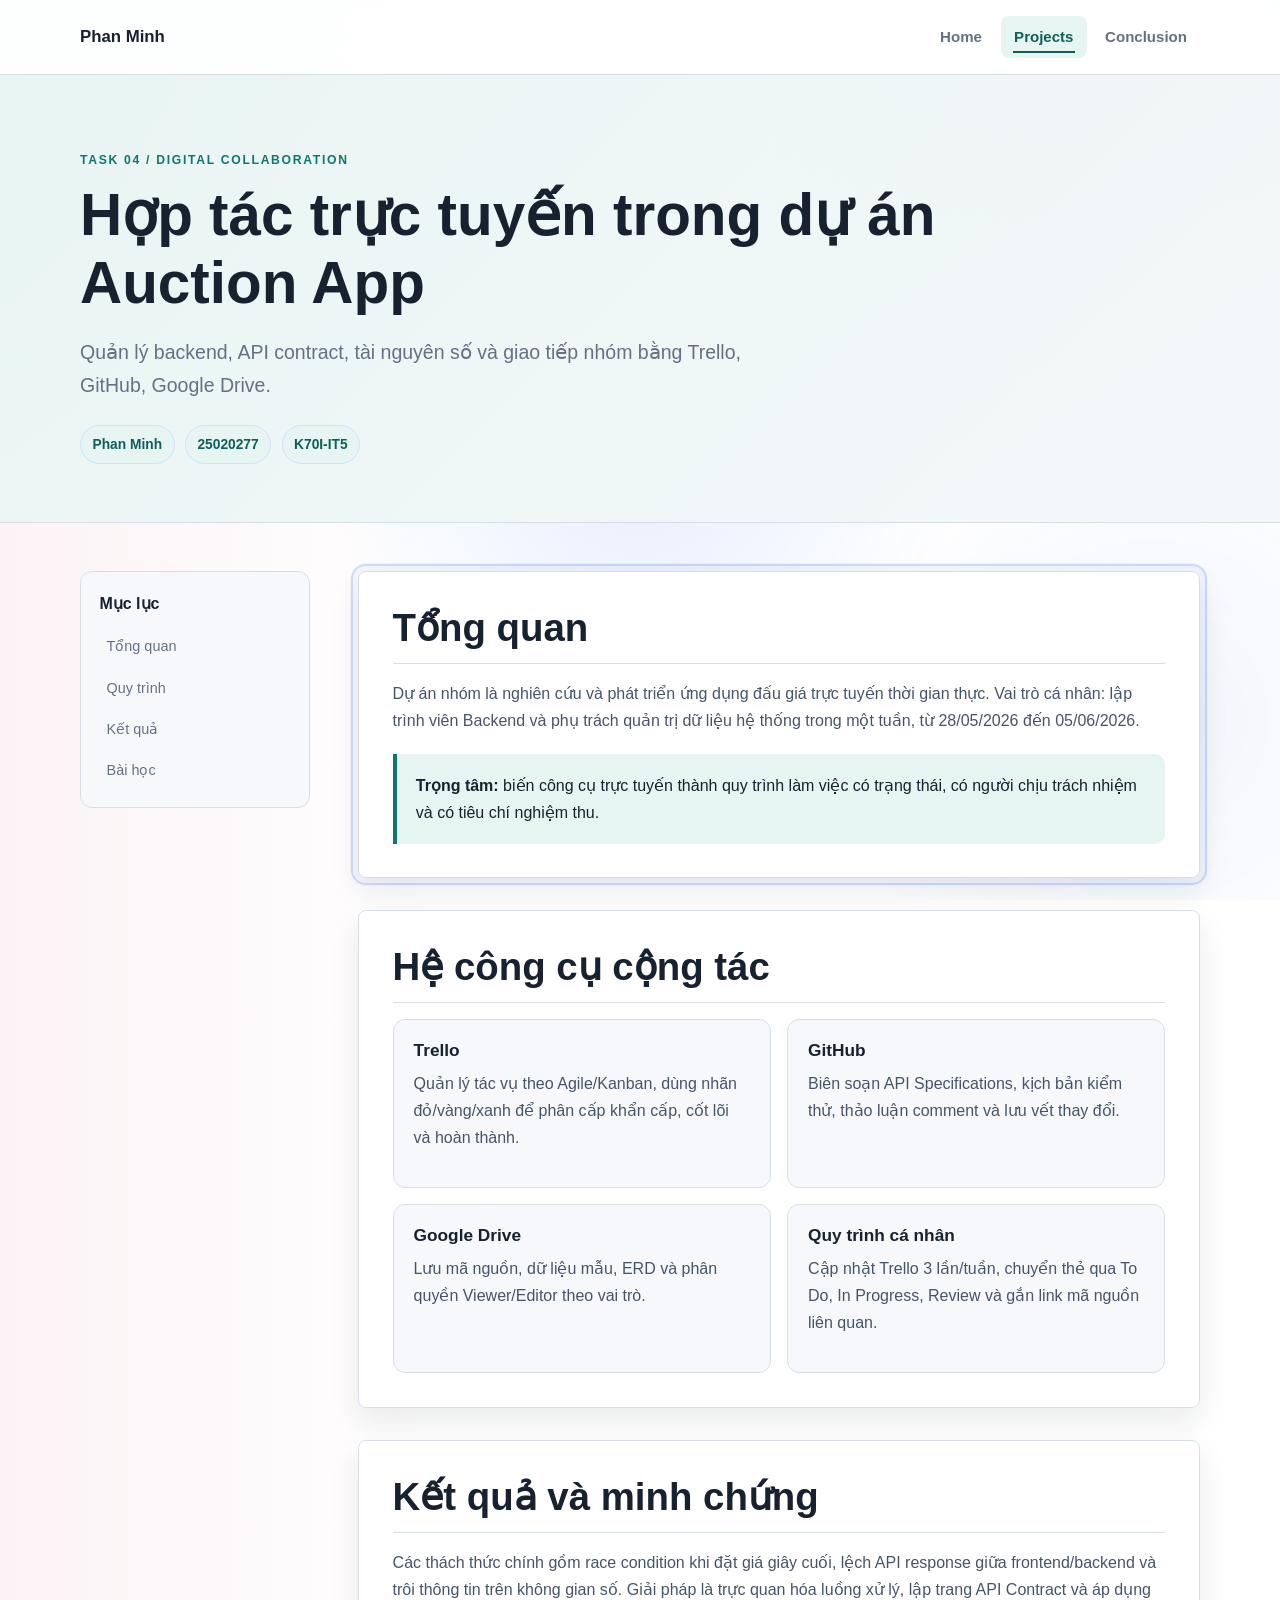
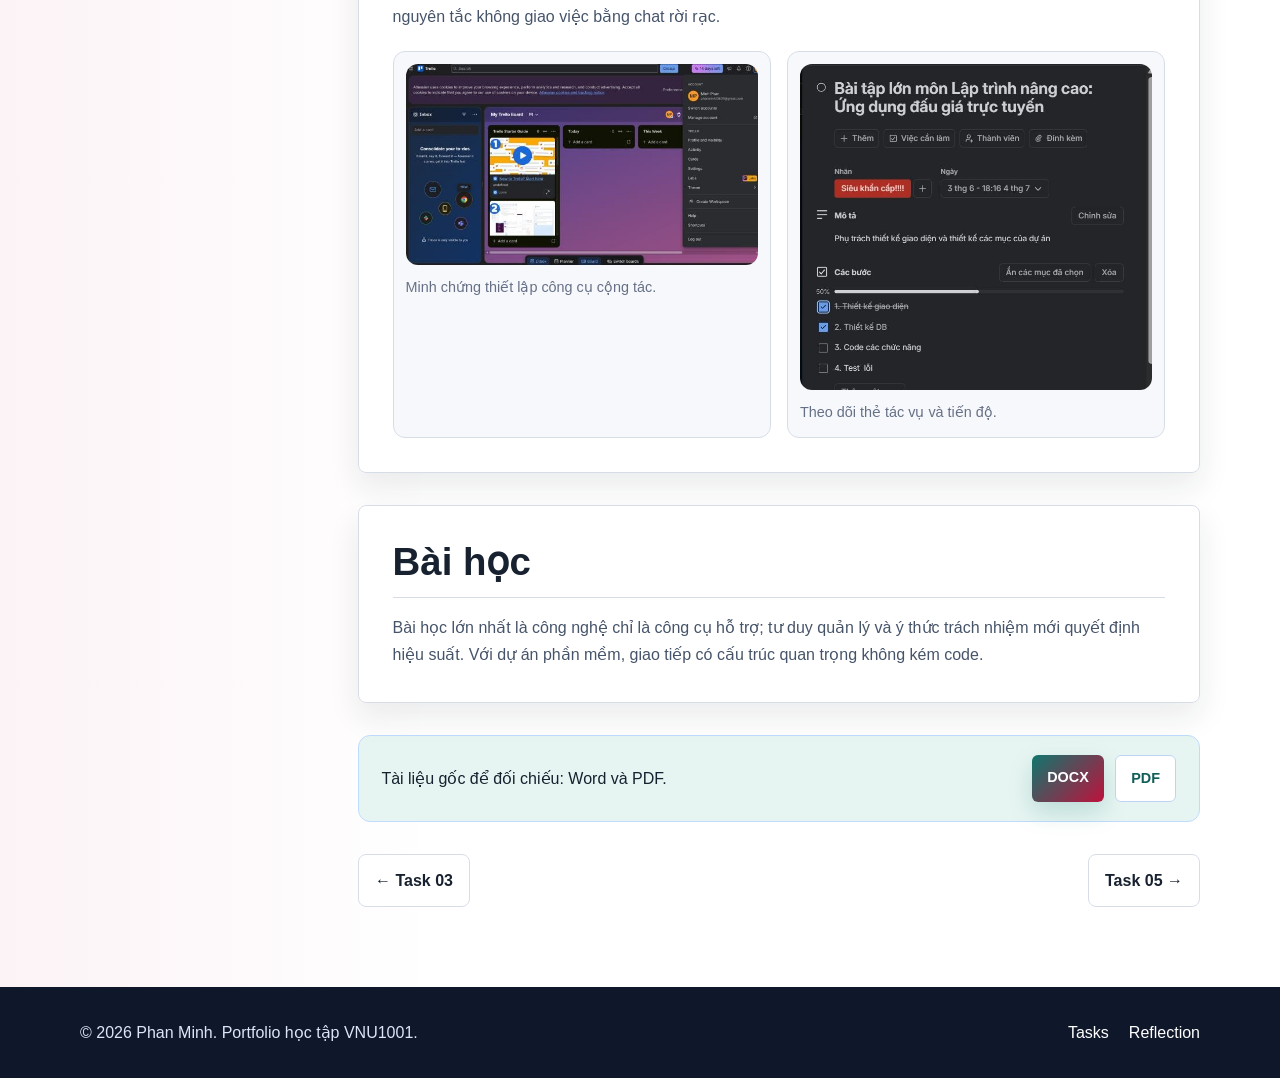
<file: task-4.html>
<!DOCTYPE html>
<html lang="vi">
<head>
    <meta charset="UTF-8">
    <meta name="viewport" content="width=device-width, initial-scale=1.0">
    <link rel="stylesheet" href="style.css?v=20260608-style2">
    <link rel="stylesheet" href="effects.css?v=20260608-block">
    <script src="effects.js?v=20260608-backfix" defer></script>
    <meta name="description" content="Quản lý backend, API contract, tài nguyên số và giao tiếp nhóm bằng Trello, GitHub, Google Drive.">
    <title>Task 04 | Hợp tác trực tuyến trong dự án Auction App</title>
</head>
<body>
    <a class="skip-link" href="#main-content">Đi đến nội dung chính</a>
    <header class="site-header">
        <div class="container nav-wrapper">
            <a class="brand" href="index.html">Phan Minh</a>
            <nav aria-label="Điều hướng chính">
                <ul class="nav-list">
                    <li><a  href="index.html">Home</a></li>
                    <li><a class="active" aria-current="page" href="portfolio.html">Projects</a></li>
                    <li><a  href="conclusion.html">Conclusion</a></li>
                </ul>
            </nav>
        </div>
    </header>
    <main id="main-content">
        <section class="report-hero">
            <div class="container">
                <p class="eyebrow">Task 04 / Digital collaboration</p>
                <h1>Hợp tác trực tuyến trong dự án Auction App</h1>
                <p class="lead">Quản lý backend, API contract, tài nguyên số và giao tiếp nhóm bằng Trello, GitHub, Google Drive.</p>
                <div class="report-kicker"><span>Phan Minh</span><span>25020277</span><span>K70I-IT5</span></div>
            </div>
        </section>
        <div class="container report-layout">
            <aside class="report-toc"><strong>Mục lục</strong><ul><li><a href="#overview">Tổng quan</a></li><li><a href="#process">Quy trình</a></li><li><a href="#outcome">Kết quả</a></li><li><a href="#reflection">Bài học</a></li></ul></aside>
            <article class="report-body">
                <section id="overview" class="report-section"><h2>Tổng quan</h2><p>Dự án nhóm là nghiên cứu và phát triển ứng dụng đấu giá trực tuyến thời gian thực. Vai trò cá nhân: lập trình viên Backend và phụ trách quản trị dữ liệu hệ thống trong một tuần, từ 28/05/2026 đến 05/06/2026.</p><div class="report-callout"><p><strong>Trọng tâm:</strong> biến công cụ trực tuyến thành quy trình làm việc có trạng thái, có người chịu trách nhiệm và có tiêu chí nghiệm thu.</p></div></section>
                <section id="process" class="report-section"><h2>Hệ công cụ cộng tác</h2><div class="content-grid"><div class="analysis-box"><h3>Trello</h3><p>Quản lý tác vụ theo Agile/Kanban, dùng nhãn đỏ/vàng/xanh để phân cấp khẩn cấp, cốt lõi và hoàn thành.</p></div><div class="analysis-box"><h3>GitHub</h3><p>Biên soạn API Specifications, kịch bản kiểm thử, thảo luận comment và lưu vết thay đổi.</p></div><div class="analysis-box"><h3>Google Drive</h3><p>Lưu mã nguồn, dữ liệu mẫu, ERD và phân quyền Viewer/Editor theo vai trò.</p></div><div class="analysis-box"><h3>Quy trình cá nhân</h3><p>Cập nhật Trello 3 lần/tuần, chuyển thẻ qua To Do, In Progress, Review và gắn link mã nguồn liên quan.</p></div></div></section>
                <section id="outcome" class="report-section"><h2>Kết quả và minh chứng</h2><p>Các thách thức chính gồm race condition khi đặt giá giây cuối, lệch API response giữa frontend/backend và trôi thông tin trên không gian số. Giải pháp là trực quan hóa luồng xử lý, lập trang API Contract và áp dụng nguyên tắc không giao việc bằng chat rời rạc.</p><div class="report-gallery"><figure><img src="assets/images/evidence/task4/task4-01.jpg" alt="Minh chứng công cụ cộng tác Task 4"><figcaption>Minh chứng thiết lập công cụ cộng tác.</figcaption></figure><figure><img src="assets/images/evidence/task4/task4-02.jpg" alt="Minh chứng thẻ tác vụ Task 4"><figcaption>Theo dõi thẻ tác vụ và tiến độ.</figcaption></figure></div></section>
                <section id="reflection" class="report-section"><h2>Bài học</h2><p>Bài học lớn nhất là công nghệ chỉ là công cụ hỗ trợ; tư duy quản lý và ý thức trách nhiệm mới quyết định hiệu suất. Với dự án phần mềm, giao tiếp có cấu trúc quan trọng không kém code.</p></section>
                <div class="download-panel">
                    <p>Tài liệu gốc để đối chiếu: Word và PDF.</p>
                    <div class="download-actions">
                        <a class="button button-small" href="assets/documents/task4.docx">DOCX</a>
                        <a class="button button-small ghost" href="assets/documents/task4.pdf">PDF</a>
                    </div>
                </div>
                <div class="task-pagination"><a href="task-3.html">← Task 03</a><a href="task-5.html">Task 05 →</a></div>
            </article>
        </div>
    </main>
    <footer class="site-footer">
        <div class="container footer-wrapper">
            <p>&copy; 2026 Phan Minh. Portfolio học tập VNU1001.</p>
            <ul class="social-links" aria-label="Liên kết hồ sơ">
                <li><a href="portfolio.html">Tasks</a></li>
                <li><a href="conclusion.html">Reflection</a></li>
            </ul>
        </div>
    </footer>
</body>
</html>
</file>
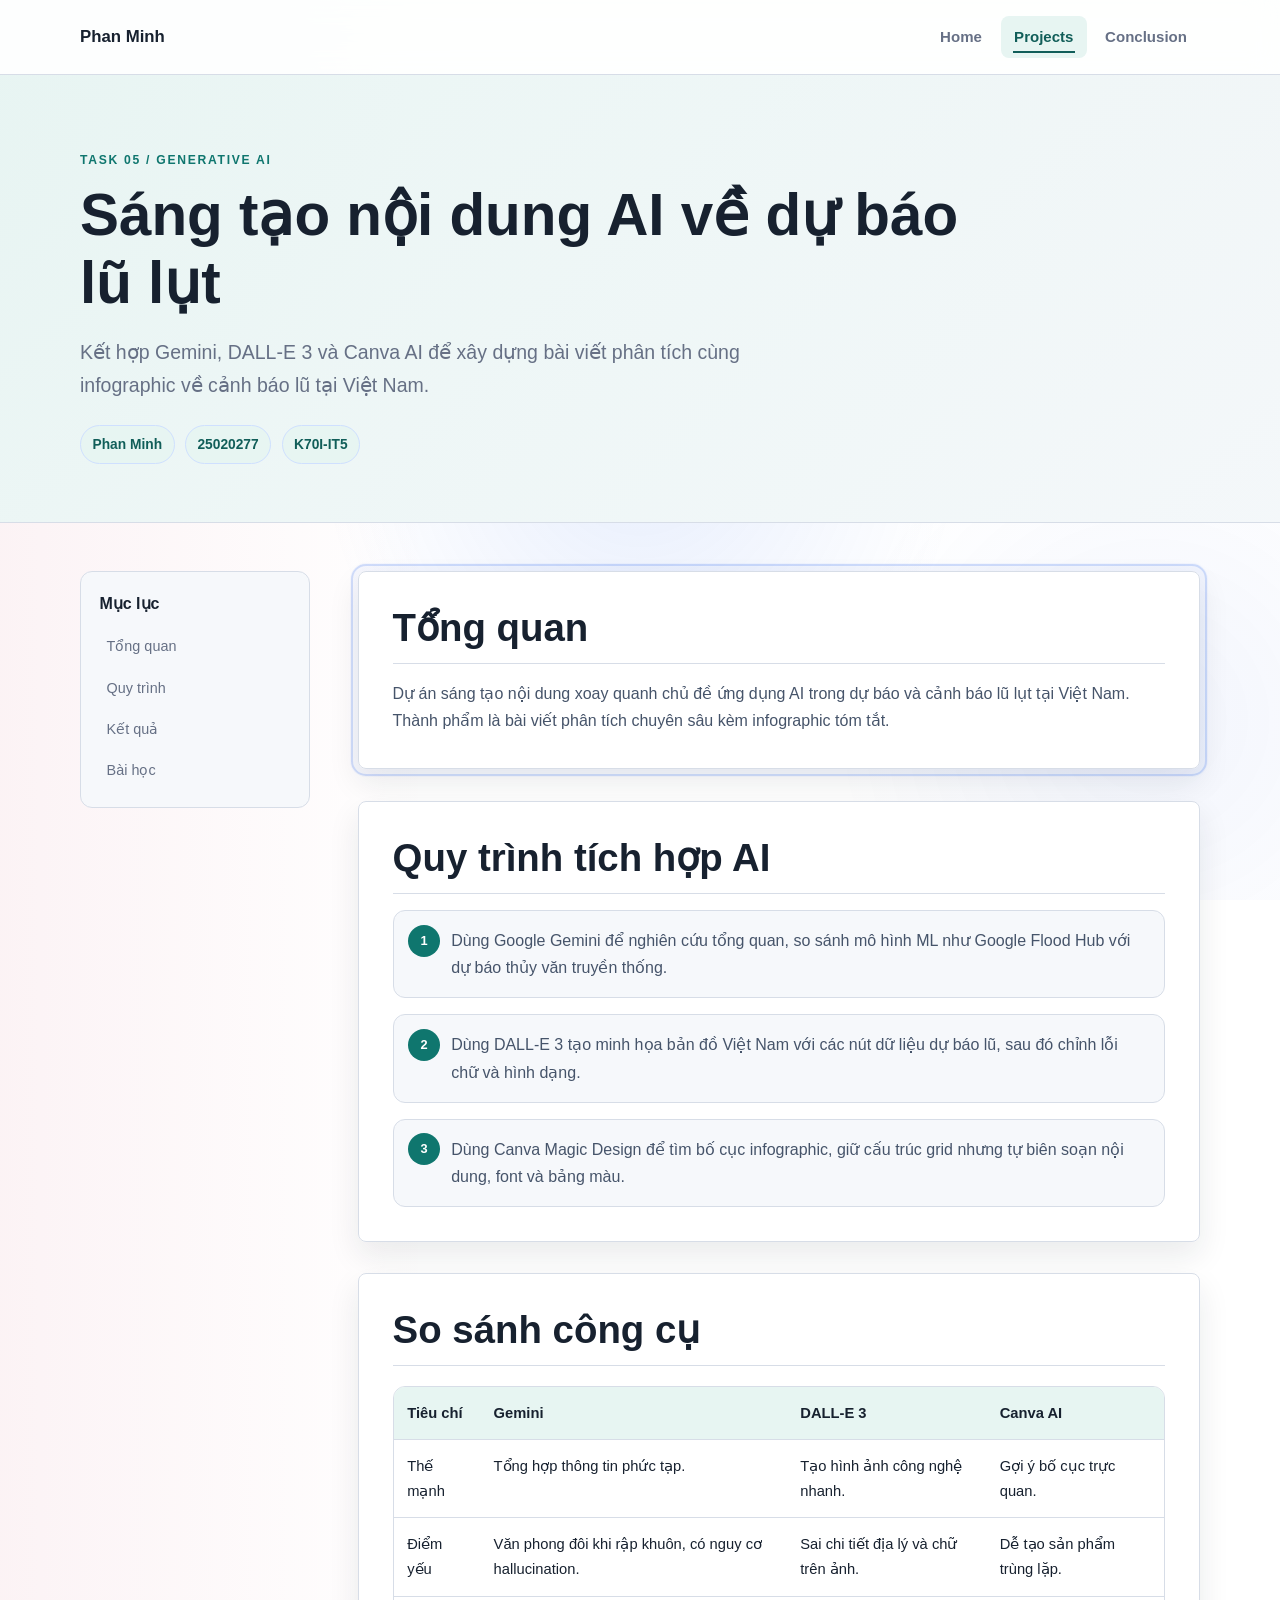
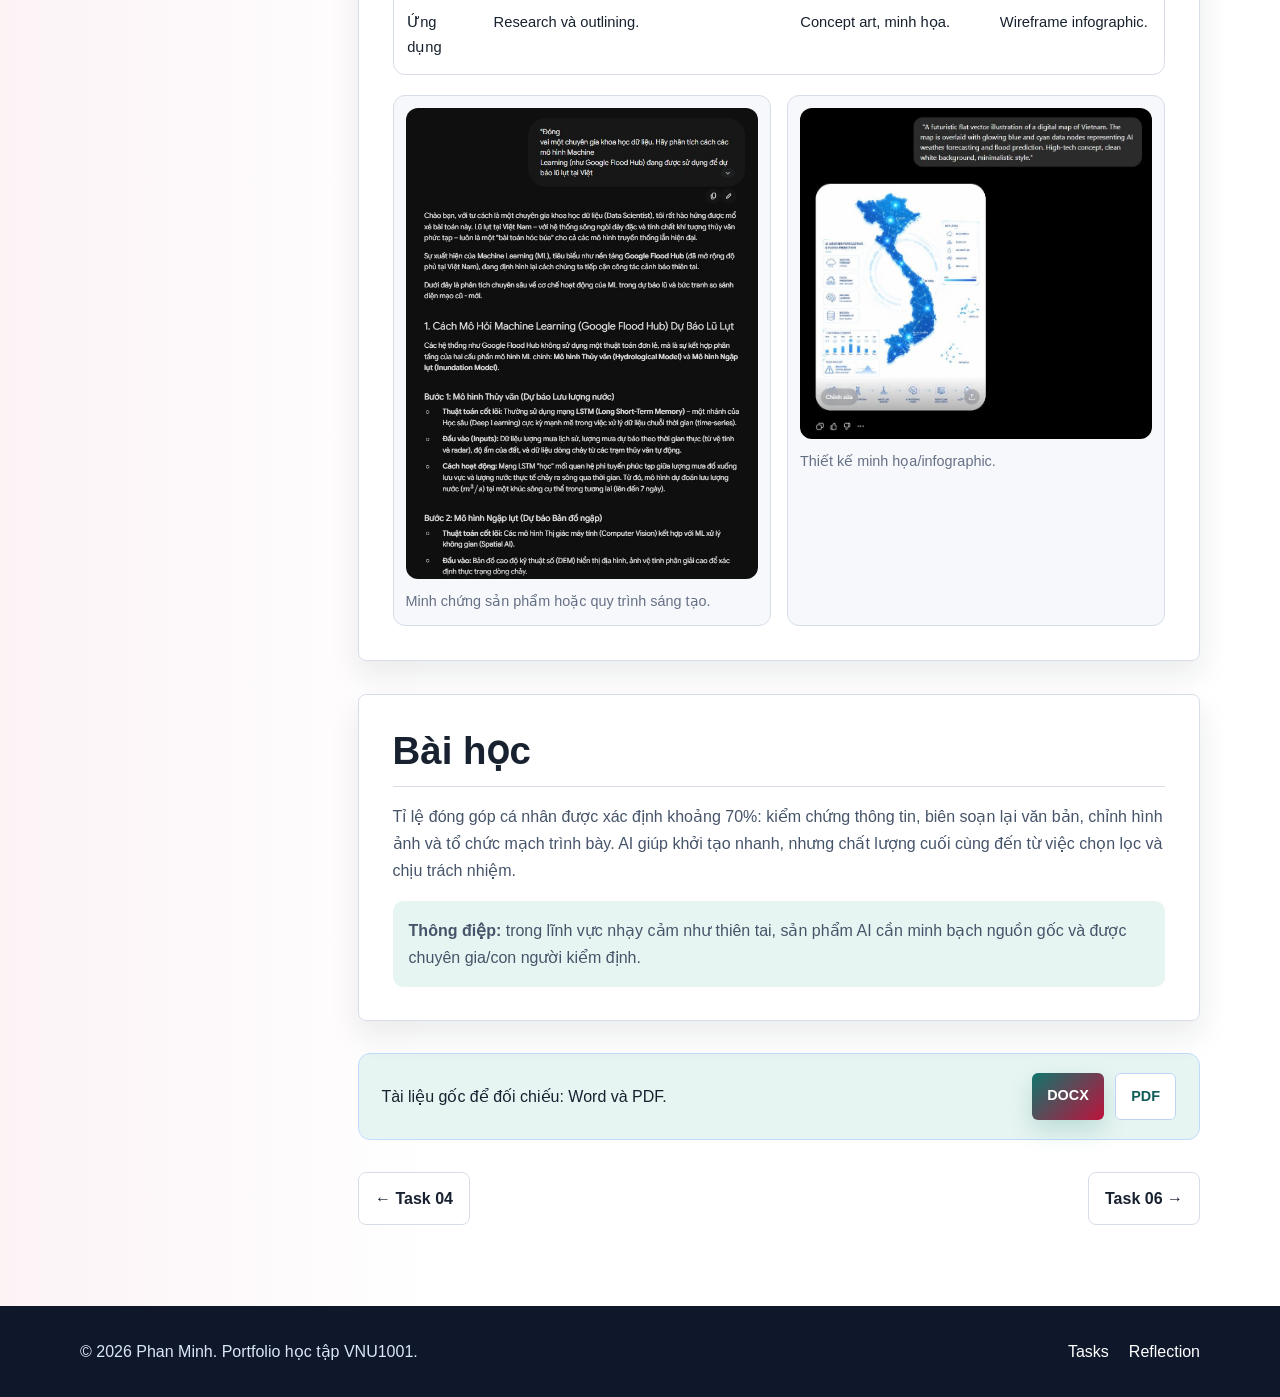
<file: task-5.html>
<!DOCTYPE html>
<html lang="vi">
<head>
    <meta charset="UTF-8">
    <meta name="viewport" content="width=device-width, initial-scale=1.0">
    <link rel="stylesheet" href="style.css?v=20260608-style2">
    <link rel="stylesheet" href="effects.css?v=20260608-block">
    <script src="effects.js?v=20260608-backfix" defer></script>
    <meta name="description" content="Kết hợp Gemini, DALL-E 3 và Canva AI để xây dựng bài viết phân tích cùng infographic về cảnh báo lũ tại Việt Nam.">
    <title>Task 05 | Sáng tạo nội dung AI về dự báo lũ lụt</title>
</head>
<body>
    <a class="skip-link" href="#main-content">Đi đến nội dung chính</a>
    <header class="site-header">
        <div class="container nav-wrapper">
            <a class="brand" href="index.html">Phan Minh</a>
            <nav aria-label="Điều hướng chính">
                <ul class="nav-list">
                    <li><a  href="index.html">Home</a></li>
                    <li><a class="active" aria-current="page" href="portfolio.html">Projects</a></li>
                    <li><a  href="conclusion.html">Conclusion</a></li>
                </ul>
            </nav>
        </div>
    </header>
    <main id="main-content">
        <section class="report-hero">
            <div class="container">
                <p class="eyebrow">Task 05 / Generative AI</p>
                <h1>Sáng tạo nội dung AI về dự báo lũ lụt</h1>
                <p class="lead">Kết hợp Gemini, DALL-E 3 và Canva AI để xây dựng bài viết phân tích cùng infographic về cảnh báo lũ tại Việt Nam.</p>
                <div class="report-kicker"><span>Phan Minh</span><span>25020277</span><span>K70I-IT5</span></div>
            </div>
        </section>
        <div class="container report-layout">
            <aside class="report-toc"><strong>Mục lục</strong><ul><li><a href="#overview">Tổng quan</a></li><li><a href="#process">Quy trình</a></li><li><a href="#outcome">Kết quả</a></li><li><a href="#reflection">Bài học</a></li></ul></aside>
            <article class="report-body">
                <section id="overview" class="report-section"><h2>Tổng quan</h2><p>Dự án sáng tạo nội dung xoay quanh chủ đề ứng dụng AI trong dự báo và cảnh báo lũ lụt tại Việt Nam. Thành phẩm là bài viết phân tích chuyên sâu kèm infographic tóm tắt.</p></section>
                <section id="process" class="report-section"><h2>Quy trình tích hợp AI</h2><ol class="step-list"><li>Dùng Google Gemini để nghiên cứu tổng quan, so sánh mô hình ML như Google Flood Hub với dự báo thủy văn truyền thống.</li><li>Dùng DALL-E 3 tạo minh họa bản đồ Việt Nam với các nút dữ liệu dự báo lũ, sau đó chỉnh lỗi chữ và hình dạng.</li><li>Dùng Canva Magic Design để tìm bố cục infographic, giữ cấu trúc grid nhưng tự biên soạn nội dung, font và bảng màu.</li></ol></section>
                <section id="outcome" class="report-section"><h2>So sánh công cụ</h2><div class="table-scroll"><table class="report-table"><thead><tr><th>Tiêu chí</th><th>Gemini</th><th>DALL-E 3</th><th>Canva AI</th></tr></thead><tbody><tr><td>Thế mạnh</td><td>Tổng hợp thông tin phức tạp.</td><td>Tạo hình ảnh công nghệ nhanh.</td><td>Gợi ý bố cục trực quan.</td></tr><tr><td>Điểm yếu</td><td>Văn phong đôi khi rập khuôn, có nguy cơ hallucination.</td><td>Sai chi tiết địa lý và chữ trên ảnh.</td><td>Dễ tạo sản phẩm trùng lặp.</td></tr><tr><td>Ứng dụng</td><td>Research và outlining.</td><td>Concept art, minh họa.</td><td>Wireframe infographic.</td></tr></tbody></table></div><div class="report-gallery"><figure><img src="assets/images/evidence/task5/task5-01.jpg" alt="Minh chứng sản phẩm sáng tạo Task 5"><figcaption>Minh chứng sản phẩm hoặc quy trình sáng tạo.</figcaption></figure><figure><img src="assets/images/evidence/task5/task5-02.jpg" alt="Minh chứng infographic Task 5"><figcaption>Thiết kế minh họa/infographic.</figcaption></figure></div></section>
                <section id="reflection" class="report-section"><h2>Bài học</h2><p>Tỉ lệ đóng góp cá nhân được xác định khoảng 70%: kiểm chứng thông tin, biên soạn lại văn bản, chỉnh hình ảnh và tổ chức mạch trình bày. AI giúp khởi tạo nhanh, nhưng chất lượng cuối cùng đến từ việc chọn lọc và chịu trách nhiệm.</p><p class="highlight-note"><strong>Thông điệp:</strong> trong lĩnh vực nhạy cảm như thiên tai, sản phẩm AI cần minh bạch nguồn gốc và được chuyên gia/con người kiểm định.</p></section>
                <div class="download-panel">
                    <p>Tài liệu gốc để đối chiếu: Word và PDF.</p>
                    <div class="download-actions">
                        <a class="button button-small" href="assets/documents/task5.docx">DOCX</a>
                        <a class="button button-small ghost" href="assets/documents/task5.pdf">PDF</a>
                    </div>
                </div>
                <div class="task-pagination"><a href="task-4.html">← Task 04</a><a href="task-6.html">Task 06 →</a></div>
            </article>
        </div>
    </main>
    <footer class="site-footer">
        <div class="container footer-wrapper">
            <p>&copy; 2026 Phan Minh. Portfolio học tập VNU1001.</p>
            <ul class="social-links" aria-label="Liên kết hồ sơ">
                <li><a href="portfolio.html">Tasks</a></li>
                <li><a href="conclusion.html">Reflection</a></li>
            </ul>
        </div>
    </footer>
</body>
</html>
</file>
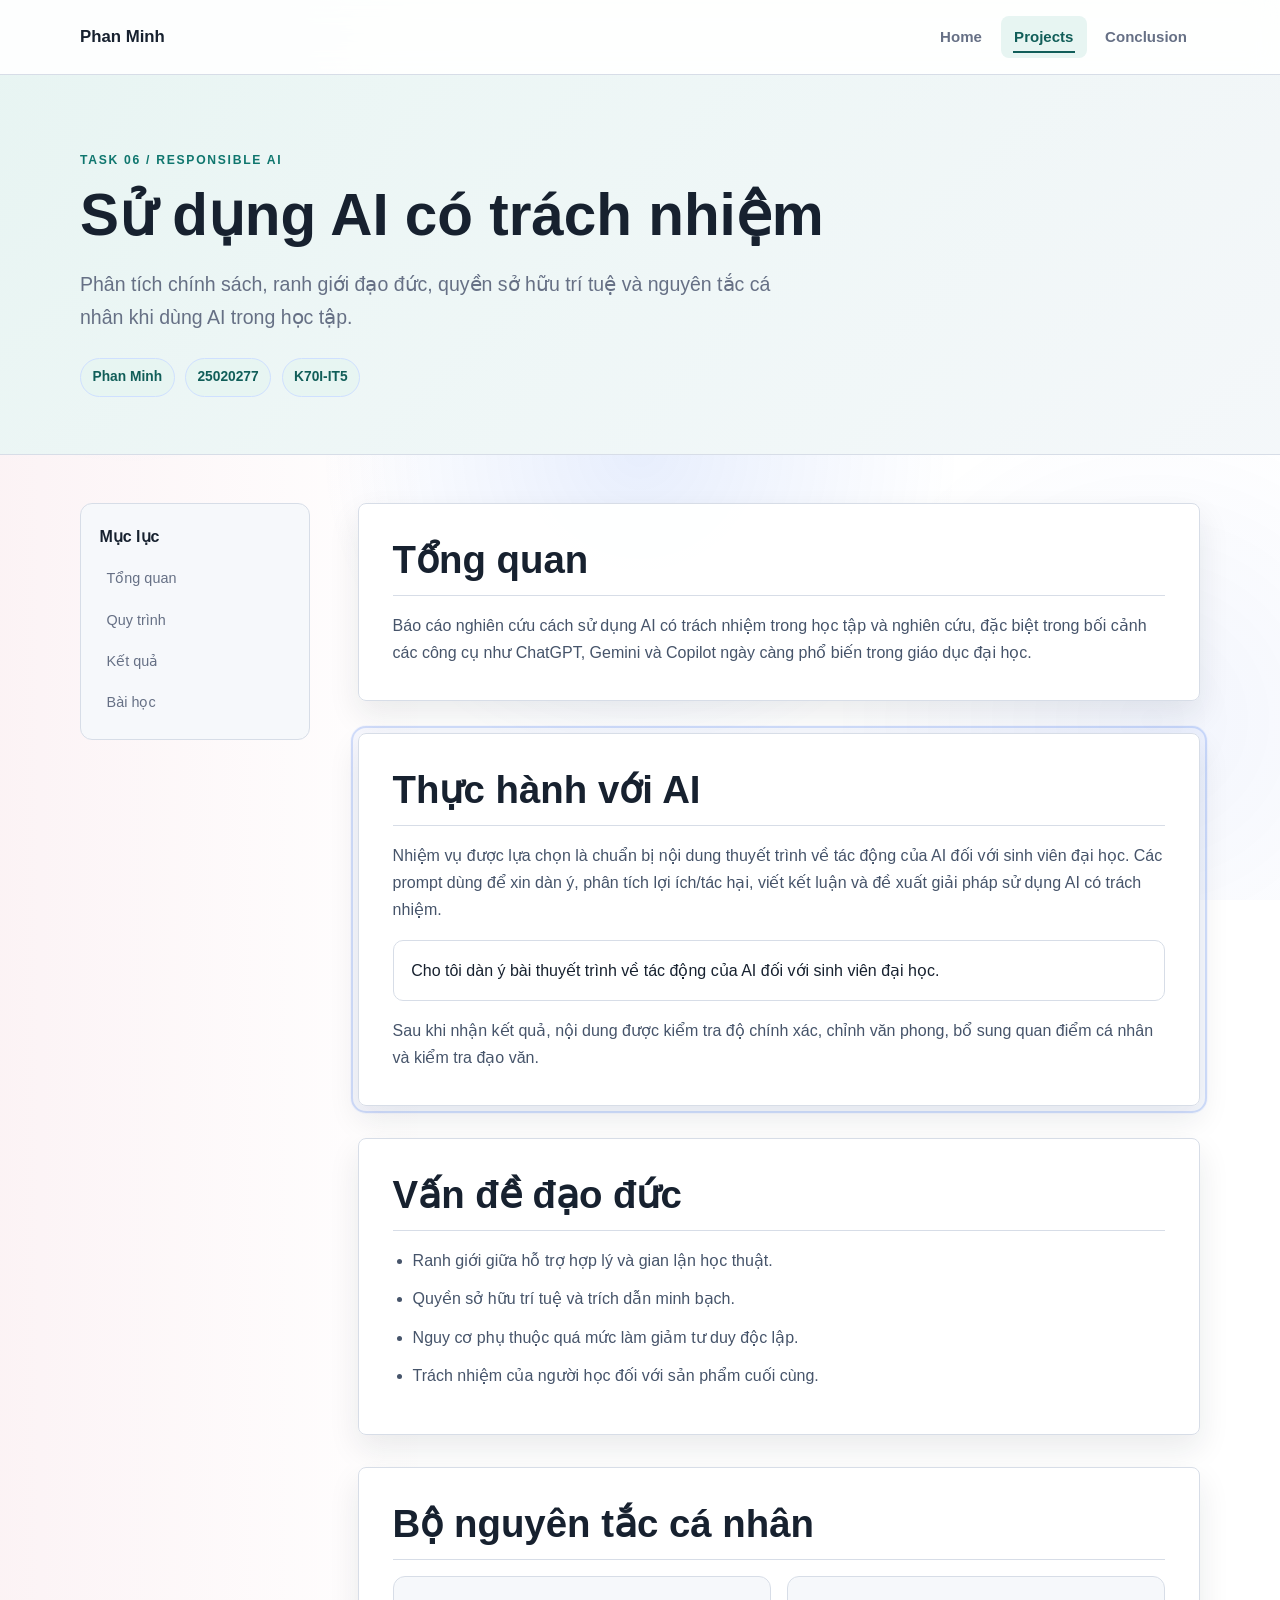
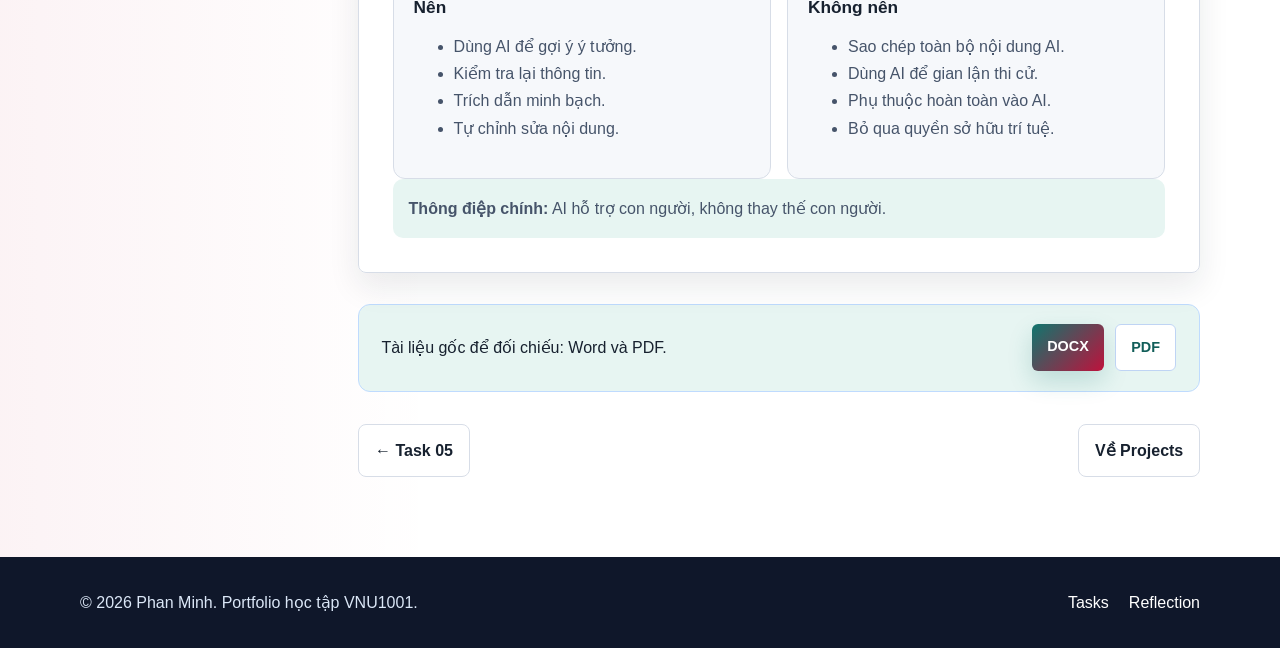
<file: task-6.html>
<!DOCTYPE html>
<html lang="vi">
<head>
    <meta charset="UTF-8">
    <meta name="viewport" content="width=device-width, initial-scale=1.0">
    <link rel="stylesheet" href="style.css?v=20260608-style2">
    <link rel="stylesheet" href="effects.css?v=20260608-block">
    <script src="effects.js?v=20260608-backfix" defer></script>
    <meta name="description" content="Phân tích chính sách, ranh giới đạo đức, quyền sở hữu trí tuệ và nguyên tắc cá nhân khi dùng AI trong học tập.">
    <title>Task 06 | Sử dụng AI có trách nhiệm</title>
</head>
<body>
    <a class="skip-link" href="#main-content">Đi đến nội dung chính</a>
    <header class="site-header">
        <div class="container nav-wrapper">
            <a class="brand" href="index.html">Phan Minh</a>
            <nav aria-label="Điều hướng chính">
                <ul class="nav-list">
                    <li><a  href="index.html">Home</a></li>
                    <li><a class="active" aria-current="page" href="portfolio.html">Projects</a></li>
                    <li><a  href="conclusion.html">Conclusion</a></li>
                </ul>
            </nav>
        </div>
    </header>
    <main id="main-content">
        <section class="report-hero">
            <div class="container">
                <p class="eyebrow">Task 06 / Responsible AI</p>
                <h1>Sử dụng AI có trách nhiệm</h1>
                <p class="lead">Phân tích chính sách, ranh giới đạo đức, quyền sở hữu trí tuệ và nguyên tắc cá nhân khi dùng AI trong học tập.</p>
                <div class="report-kicker"><span>Phan Minh</span><span>25020277</span><span>K70I-IT5</span></div>
            </div>
        </section>
        <div class="container report-layout">
            <aside class="report-toc"><strong>Mục lục</strong><ul><li><a href="#overview">Tổng quan</a></li><li><a href="#process">Quy trình</a></li><li><a href="#outcome">Kết quả</a></li><li><a href="#reflection">Bài học</a></li></ul></aside>
            <article class="report-body">
                <section id="overview" class="report-section"><h2>Tổng quan</h2><p>Báo cáo nghiên cứu cách sử dụng AI có trách nhiệm trong học tập và nghiên cứu, đặc biệt trong bối cảnh các công cụ như ChatGPT, Gemini và Copilot ngày càng phổ biến trong giáo dục đại học.</p></section>
                <section id="process" class="report-section"><h2>Thực hành với AI</h2><p>Nhiệm vụ được lựa chọn là chuẩn bị nội dung thuyết trình về tác động của AI đối với sinh viên đại học. Các prompt dùng để xin dàn ý, phân tích lợi ích/tác hại, viết kết luận và đề xuất giải pháp sử dụng AI có trách nhiệm.</p><div class="prompt-sample">Cho tôi dàn ý bài thuyết trình về tác động của AI đối với sinh viên đại học.</div><p>Sau khi nhận kết quả, nội dung được kiểm tra độ chính xác, chỉnh văn phong, bổ sung quan điểm cá nhân và kiểm tra đạo văn.</p></section>
                <section id="outcome" class="report-section"><h2>Vấn đề đạo đức</h2><ul class="check-list"><li>Ranh giới giữa hỗ trợ hợp lý và gian lận học thuật.</li><li>Quyền sở hữu trí tuệ và trích dẫn minh bạch.</li><li>Nguy cơ phụ thuộc quá mức làm giảm tư duy độc lập.</li><li>Trách nhiệm của người học đối với sản phẩm cuối cùng.</li></ul></section>
                <section id="reflection" class="report-section"><h2>Bộ nguyên tắc cá nhân</h2><div class="content-grid"><div class="analysis-box"><h3>Nên</h3><ul><li>Dùng AI để gợi ý ý tưởng.</li><li>Kiểm tra lại thông tin.</li><li>Trích dẫn minh bạch.</li><li>Tự chỉnh sửa nội dung.</li></ul></div><div class="analysis-box"><h3>Không nên</h3><ul><li>Sao chép toàn bộ nội dung AI.</li><li>Dùng AI để gian lận thi cử.</li><li>Phụ thuộc hoàn toàn vào AI.</li><li>Bỏ qua quyền sở hữu trí tuệ.</li></ul></div></div><p class="highlight-note"><strong>Thông điệp chính:</strong> AI hỗ trợ con người, không thay thế con người.</p></section>
                <div class="download-panel">
                    <p>Tài liệu gốc để đối chiếu: Word và PDF.</p>
                    <div class="download-actions">
                        <a class="button button-small" href="assets/documents/task6.docx">DOCX</a>
                        <a class="button button-small ghost" href="assets/documents/task6.pdf">PDF</a>
                    </div>
                </div>
                <div class="task-pagination"><a href="task-5.html">← Task 05</a><a href="portfolio.html">Về Projects</a></div>
            </article>
        </div>
    </main>
    <footer class="site-footer">
        <div class="container footer-wrapper">
            <p>&copy; 2026 Phan Minh. Portfolio học tập VNU1001.</p>
            <ul class="social-links" aria-label="Liên kết hồ sơ">
                <li><a href="portfolio.html">Tasks</a></li>
                <li><a href="conclusion.html">Reflection</a></li>
            </ul>
        </div>
    </footer>
</body>
</html>
</file>
<file: style.css>
/* Portfolio Phan Minh - rebuilt visual system */
:root {
    --accent: #0f766e; --accent-dark: #115e59; --accent-soft: #e7f5f2;
    --cyan: #2563eb; --green: #be123c; --text: #17212f; --muted: #667085;
    --surface: #ffffff; --surface-alt: #f6f8fb; --border: #d7dde7;
    --shadow: 0 14px 32px rgba(23, 33, 47, 0.09); --radius: 8px; --container: 1120px;
}
*, *::before, *::after { box-sizing: border-box; }
html { scroll-behavior: smooth; }
body { margin: 0; color: var(--text); background: linear-gradient(180deg, rgba(231,245,242,.78), transparent 460px), linear-gradient(90deg, rgba(190,18,60,.05), transparent 34%), var(--surface); font-family: Inter, "Segoe UI", Roboto, Helvetica, Arial, sans-serif; font-size: 1rem; line-height: 1.7; }
img { display: block; width: 100%; height: auto; border-radius: 12px; }
a { color: var(--accent); text-decoration: none; } a:hover { color: var(--accent-dark); }
h1, h2, h3 { margin-top: 0; color: var(--text); line-height: 1.16; letter-spacing: 0; }
h1 { margin-bottom: 1.2rem; font-size: clamp(2.4rem, 6vw, 4.8rem); }
h2 { margin-bottom: 1rem; font-size: clamp(1.55rem, 3vw, 2.45rem); }
h3 { margin-bottom: .6rem; font-size: 1.08rem; } p { margin-top: 0; }
code { padding: .16rem .38rem; color: var(--accent-dark); background: var(--accent-soft); border-radius: 5px; }
figure { margin: 0; } figcaption { margin-top: .65rem; color: var(--muted); font-size: .9rem; }
.container { width: min(calc(100% - 2.5rem), var(--container)); margin-inline: auto; }
.narrow { max-width: 780px; } .section { padding: 5.5rem 0; }
.skip-link { position: fixed; z-index: 1000; top: .75rem; left: .75rem; padding: .65rem 1rem; color: #fff; background: var(--accent); border-radius: 8px; transform: translateY(-150%); }
.skip-link:focus { transform: translateY(0); }
.site-header { position: sticky; z-index: 100; top: 0; background: rgba(255,255,255,.9); border-bottom: 1px solid var(--border); backdrop-filter: blur(14px); }
.nav-wrapper, .footer-wrapper { display: flex; align-items: center; justify-content: space-between; gap: 2rem; }
.nav-wrapper { min-height: 74px; } .brand { color: var(--text); font-size: 1.05rem; font-weight: 850; }
.nav-list, .social-links { display: flex; margin: 0; padding: 0; list-style: none; }
.nav-list { gap: .35rem; } .nav-list a { display: block; padding: .52rem .82rem; color: var(--muted); border-radius: 8px; font-size: .94rem; font-weight: 750; }
.nav-list a:hover, .nav-list a.active { color: var(--accent-dark); background: var(--accent-soft); }
.site-footer { padding: 2rem 0; color: #dbe7f7; background: #0f172a; } .site-footer p { margin: 0; }
.social-links { gap: 1.25rem; } .social-links a { color: #fff; }
.hero { padding: 6.5rem 0; overflow: hidden; background: linear-gradient(135deg, rgba(231,245,242,.94), rgba(246,248,251,.98)), radial-gradient(circle at 88% 8%, rgba(190,18,60,.12), transparent 34%), radial-gradient(circle at 12% 18%, rgba(15,118,110,.16), transparent 30%), var(--surface-alt); }
.hero-grid { display: grid; grid-template-columns: minmax(0,1.45fr) minmax(280px,.75fr); align-items: center; gap: clamp(3rem, 8vw, 6rem); }
.hero h1 span { color: var(--accent); } .lead { max-width: 720px; color: var(--muted); font-size: clamp(1.05rem, 2vw, 1.22rem); }
.eyebrow { margin-bottom: .65rem; color: var(--accent); font-size: .76rem; font-weight: 850; letter-spacing: .14em; text-transform: uppercase; }
.hero-stats, .student-meta, .report-kicker { display: flex; flex-wrap: wrap; gap: .65rem; margin-top: 1.45rem; }
.hero-stats span, .student-meta span, .report-kicker span { padding: .42rem .72rem; color: var(--accent-dark); background: var(--accent-soft); border: 1px solid #cfe0ff; border-radius: 999px; font-size: .86rem; font-weight: 750; }
.button-group { display: flex; align-items: center; gap: 1.25rem; margin-top: 2rem; }
.button { display: inline-block; padding: .78rem 1.22rem; color: #fff; background: linear-gradient(135deg, var(--accent), var(--green)); border-radius: 6px; box-shadow: 0 10px 24px rgba(15,118,110,.2); font-weight: 780; }
.button:hover { color: #fff; background: linear-gradient(135deg, var(--accent-dark), #9f1239); transform: translateY(-1px); }
.button.ghost { color: var(--accent-dark); background: #fff; border: 1px solid #bfd4f4; box-shadow: none; }
.text-link { font-weight: 780; }
.profile-card, .reflection-card, .project-card, .report-section { background: rgba(255,255,255,.94); border: 1px solid var(--border); border-radius: var(--radius); box-shadow: var(--shadow); }
.profile-card { padding: 1rem; } .profile-card-new { transform: rotate(1.2deg); }
.profile-photo { aspect-ratio: 1/1; object-fit: cover; border: 1px solid var(--border); border-radius: 12px; }
.profile-details { margin: 1rem 0 0; } .profile-details div { display: grid; grid-template-columns: 96px 1fr; gap: .75rem; padding: .7rem .3rem; border-bottom: 1px solid var(--border); }
.profile-details div:last-child { border-bottom: 0; } .profile-details dt { color: var(--muted); font-size: .88rem; } .profile-details dd { margin: 0; font-weight: 750; }
.split-section { display: grid; grid-template-columns: .85fr 1.15fr; gap: 3rem; align-items: start; }
.section-heading { max-width: 700px; margin-bottom: 2.25rem; } .section-heading > p:last-child, .reflection-card p, .project-card p { color: var(--muted); }
.insight-list { display: grid; grid-template-columns: repeat(3, minmax(0, 1fr)); gap: 1rem; } .insight-list article { display: grid; grid-template-columns: 52px 1fr; gap: 0 1rem; padding: 1.2rem; background: var(--surface); border: 1px solid var(--border); border-radius: 8px; }
.insight-list span { grid-row: span 2; display: grid; width: 42px; height: 42px; place-items: center; color: #fff; background: var(--accent); border-radius: 8px; font-weight: 850; }
.insight-list h3, .insight-list p { margin-bottom: 0; }
.page-banner { padding: 5.5rem 0 4.5rem; background: linear-gradient(135deg, rgba(231,245,242,.9), rgba(246,248,251,.98)), radial-gradient(circle at 82% 12%, rgba(190,18,60,.1), transparent 32%), var(--surface-alt); border-bottom: 1px solid var(--border); }
.page-banner h1 { font-size: clamp(2.45rem, 6vw, 4rem); }
.project-grid { display: grid; grid-template-columns: repeat(3, minmax(0,1fr)); gap: 1.25rem; }
.project-card { display: flex; flex-direction: column; min-height: 330px; padding: 1.45rem; }
.project-card .button { margin-top: auto; align-self: flex-start; }
.project-top { display: flex; align-items: center; justify-content: space-between; gap: 1rem; margin-bottom: 1.2rem; }
.card-number { display: inline-grid; width: 42px; height: 42px; place-items: center; color: var(--accent-dark); background: var(--accent-soft); border-radius: 50%; font-size: .82rem; font-weight: 850; }
.button-small { min-width: max-content; padding: .64rem .95rem; font-size: .9rem; }
.reflection-grid { display: grid; grid-template-columns: repeat(3, 1fr); gap: 1.5rem; }
.reflection-card { padding: 1.7rem; } .reflection-card h2 { font-size: 1.45rem; } .reflection-card ul { padding-left: 1.2rem; }
.highlight-note { padding: 1rem; background: var(--accent-soft); border-radius: 10px; }
.closing-section { padding: 5.5rem 0; text-align: center; background: var(--surface-alt); border-top: 1px solid var(--border); }
.closing-section p:not(.eyebrow) { color: var(--muted); }
.report-hero { padding: 4.7rem 0 3.6rem; background: linear-gradient(135deg, rgba(231,245,242,.92), rgba(246,248,251,.98)), radial-gradient(circle at 90% 0, rgba(190,18,60,.1), transparent 34%), radial-gradient(circle at 10% 15%, rgba(15,118,110,.12), transparent 28%), var(--surface-alt); border-bottom: 1px solid var(--border); }
.report-hero h1 { max-width: 920px; font-size: clamp(2.18rem, 5vw, 3.65rem); }
.report-layout { display: grid; grid-template-columns: 230px minmax(0,1fr); align-items: start; gap: 3rem; padding-top: 3rem; padding-bottom: 5rem; }
.report-toc { position: sticky; top: 100px; padding: 1.15rem; background: var(--surface-alt); border: 1px solid var(--border); border-radius: 12px; }
.report-toc strong { display: block; margin-bottom: .7rem; } .report-toc ul { margin: 0; padding: 0; list-style: none; } .report-toc li + li { margin-top: .35rem; }
.report-toc a { display: block; padding: .35rem .45rem; color: var(--muted); border-radius: 6px; font-size: .9rem; }
.report-toc a:hover { color: var(--accent-dark); background: var(--accent-soft); }
.report-body { min-width: 0; } .report-section { scroll-margin-top: 105px; margin-bottom: 2rem; padding: clamp(1.35rem, 3vw, 2.1rem); }
.report-section > :last-child { margin-bottom: 0; } .report-section p, .report-section li { color: #46546a; }
.report-section h2 { padding-bottom: .8rem; border-bottom: 1px solid var(--border); }
.report-callout { margin: 1.25rem 0; padding: 1.1rem 1.2rem; background: var(--accent-soft); border-left: 4px solid var(--accent); border-radius: 0 10px 10px 0; }
.report-callout p { margin-bottom: 0; color: var(--text); }
.step-list { display: grid; gap: 1rem; margin: 0; padding: 0; list-style: none; counter-reset: report-step; }
.step-list li { position: relative; padding: 1rem 1rem 1rem 3.6rem; background: var(--surface-alt); border: 1px solid var(--border); border-radius: 12px; counter-increment: report-step; }
.step-list li::before { position: absolute; top: .85rem; left: .9rem; display: grid; width: 2rem; height: 2rem; place-items: center; color: #fff; background: var(--accent); border-radius: 50%; content: counter(report-step); font-size: .8rem; font-weight: 850; }
.table-scroll { overflow-x: auto; margin: 1.25rem 0; border: 1px solid var(--border); border-radius: 12px; }
.report-table { width: 100%; min-width: 720px; border-collapse: collapse; font-size: .92rem; }
.report-table th, .report-table td { padding: .85rem; text-align: left; vertical-align: top; border-bottom: 1px solid var(--border); }
.report-table th { color: var(--text); background: var(--accent-soft); } .report-table tr:last-child td { border-bottom: 0; }
.report-gallery { display: grid; grid-template-columns: repeat(2, minmax(0,1fr)); gap: 1rem; margin-top: 1.25rem; }
.report-gallery figure { padding: .75rem; background: var(--surface-alt); border: 1px solid var(--border); border-radius: 12px; }
.report-gallery img { max-height: 520px; object-fit: contain; background: #fff; }
.content-grid, .prompt-grid { display: grid; grid-template-columns: repeat(2, minmax(0,1fr)); gap: 1rem; }
.analysis-box { padding: 1.25rem; background: var(--surface-alt); border: 1px solid var(--border); border-radius: 12px; }
/* Khối bọc ngoài (Hộp chứa) */
.prompt-box { 
    padding: 1.25rem; 
    background: #ffffff !important; 
    border: 1px solid var(--border); 
    border-radius: 12px; 
}

/* Ô cải tiến: Không dùng màu nền nữa mà dùng màu viền Teal để phân biệt */
.prompt-box.improved { 
    border: 2px solid var(--accent) !important; 
}

/* Ô chứa đoạn Prompt mẫu bên trong: Chuyển hẳn sang nền trắng chữ đen */
.prompt-sample { 
    margin: 1rem 0; 
    padding: 1rem 1.1rem; 
    color: var(--text) !important; 
    background: #ffffff !important; 
    border: 1px solid var(--border); 
    border-radius: 10px; 
    white-space: pre-wrap; 
}
.check-list, .principle-list { padding-left: 1.25rem; } .check-list li, .principle-list li { margin-bottom: .7rem; }
.download-panel { display: flex; align-items: center; justify-content: space-between; gap: 1.5rem; margin-top: 2rem; padding: 1.2rem 1.4rem; background: var(--accent-soft); border: 1px solid #bfdbfe; border-radius: 12px; }
.download-panel p { margin: 0; color: var(--text); } .download-actions { display: flex; gap: .7rem; }
.task-pagination { display: flex; justify-content: space-between; gap: 1rem; margin-top: 2rem; }
.task-pagination a, .task-pagination span { padding: .75rem 1rem; color: var(--text); background: var(--surface); border: 1px solid var(--border); border-radius: 8px; font-weight: 750; }
.task-pagination a:hover { color: var(--accent-dark); border-color: var(--accent); }
@media (max-width: 980px) { .project-grid, .insight-list { grid-template-columns: repeat(2, minmax(0,1fr)); } .split-section { grid-template-columns: 1fr; } }
@media (max-width: 850px) { .hero-grid, .reflection-grid { grid-template-columns: 1fr; } .profile-card { max-width: 520px; transform: none; } .report-layout { grid-template-columns: 1fr; gap: 1.5rem; } .report-toc { position: static; overflow-x: auto; } .report-toc ul { display: flex; gap: .35rem; } .report-toc li + li { margin-top: 0; } .report-toc a { min-width: max-content; } }
@media (max-width: 700px) { .section { padding: 4rem 0; } .nav-wrapper, .footer-wrapper { flex-direction: column; align-items: flex-start; } .nav-wrapper { gap: .45rem; padding: .8rem 0; } .nav-list { flex-wrap: wrap; } .project-grid, .insight-list, .content-grid, .prompt-grid, .report-gallery { grid-template-columns: 1fr; } .download-panel, .task-pagination { align-items: stretch; flex-direction: column; } .download-actions { flex-wrap: wrap; } .task-pagination a { text-align: center; } }
@media (max-width: 420px) { .container { width: min(calc(100% - 1.5rem), var(--container)); } .nav-list a { padding-inline: .6rem; font-size: .86rem; } .button-group, .social-links { align-items: flex-start; flex-direction: column; gap: .75rem; } .page-banner { padding: 4rem 0 3rem; } .profile-details div { grid-template-columns: 1fr; gap: .1rem; } }
@media (prefers-reduced-motion: reduce) { html { scroll-behavior: auto; } *, *::before, *::after { transition: none !important; } }
</file>
<file: effects.css>
/* Optional interaction layer.
   Initial rendering is kept visually identical for screenshots/PDF. */
:root {
    --fx-ease: cubic-bezier(0.2, 0.8, 0.2, 1);
    --fx-spring: cubic-bezier(0.18, 1.55, 0.32, 1);
    --fx-x: 50vw;
    --fx-y: 50vh;
}

body::before {
    position: fixed;
    z-index: 9999;
    top: 0;
    left: 0;
    width: var(--scroll-progress, 0%);
    height: 3px;
    pointer-events: none;
    content: "";
    background: linear-gradient(90deg, var(--accent), #60a5fa);
    transition: width 120ms linear;
}

body::after {
    position: fixed;
    z-index: -1;
    inset: 0;
    pointer-events: none;
    content: "";
    opacity: 0;
    background:
        radial-gradient(circle at var(--fx-x) var(--fx-y), rgba(37, 99, 235, 0.11), transparent 20rem),
        radial-gradient(circle at 10% 20%, rgba(96, 165, 250, 0.08), transparent 18rem),
        radial-gradient(circle at 90% 80%, rgba(29, 78, 216, 0.06), transparent 20rem);
    transition: opacity 400ms var(--fx-ease);
}

.fx-ready::after {
    opacity: 1;
}

.fx-page-enter main {
    animation: page-arrive 760ms var(--fx-ease) both;
}

@keyframes page-arrive {
    from {
        opacity: 0;
        filter: blur(8px) saturate(1.35);
        transform: translateY(22px) scale(0.975);
    }

    to {
        opacity: 1;
        filter: blur(0);
        transform: translateY(0);
    }
}

.fx-navigating main,
.fx-navigating .site-header,
.fx-navigating .site-footer {
    pointer-events: none;
    animation: page-depart 900ms var(--fx-ease) both;
}

@keyframes page-depart {
    0% {
        opacity: 1;
        filter: blur(0);
        transform: scale(1);
    }

    45% {
        opacity: 0.72;
        filter: blur(4px) saturate(1.25);
        transform: scale(0.985);
    }

    100% {
        opacity: 0;
        filter: blur(12px) saturate(1.6);
        transform: scale(0.955) translateY(-12px);
    }
}

.cursor-orb {
    position: fixed;
    z-index: 9998;
    top: 0;
    left: 0;
    width: 18px;
    height: 18px;
    pointer-events: none;
    border: 2px solid rgba(37, 99, 235, 0.6);
    border-radius: 50%;
    opacity: 0;
    transform: translate3d(-50%, -50%, 0);
    transition:
        width 180ms var(--fx-ease),
        height 180ms var(--fx-ease),
        opacity 180ms var(--fx-ease),
        border-color 180ms var(--fx-ease);
}

.cursor-orb.active {
    opacity: 1;
}

.cursor-orb.hover {
    width: 42px;
    height: 42px;
    border-color: rgba(37, 99, 235, 0.25);
    background: rgba(37, 99, 235, 0.07);
}

.fx-ready .card,
.fx-ready .task-card,
.fx-ready .reflection-card,
.fx-ready .report-section,
.fx-ready .profile-card {
    position: relative;
    overflow: hidden;
    transition: transform 220ms var(--fx-ease), box-shadow 220ms var(--fx-ease), border-color 220ms var(--fx-ease);
    transform-style: preserve-3d;
    will-change: transform;
}

.fx-ready .card::before,
.fx-ready .task-card::before,
.fx-ready .reflection-card::before,
.fx-ready .report-section::before,
.fx-ready .profile-card::before {
    position: absolute;
    inset: 0;
    pointer-events: none;
    content: "";
    opacity: 0;
    background:
        radial-gradient(circle at var(--local-x, 50%) var(--local-y, 50%), rgba(37, 99, 235, 0.12), transparent 14rem),
        linear-gradient(120deg, transparent 20%, rgba(255, 255, 255, 0.35), transparent 38%);
    transform: translateX(-18%);
    transition: opacity 220ms var(--fx-ease), transform 420ms var(--fx-ease);
}

.fx-ready .card:hover,
.fx-ready .task-card:hover,
.fx-ready .reflection-card:hover,
.fx-ready .report-section:hover,
.fx-ready .profile-card:hover {
    border-color: rgba(37, 99, 235, 0.35);
    box-shadow: 0 22px 55px rgba(23, 32, 51, 0.12);
    transform: translateY(-4px) rotateX(var(--tilt-x, 0deg)) rotateY(var(--tilt-y, 0deg));
}

.fx-ready .card:hover::before,
.fx-ready .task-card:hover::before,
.fx-ready .reflection-card:hover::before,
.fx-ready .report-section:hover::before,
.fx-ready .profile-card:hover::before {
    opacity: 1;
    transform: translateX(0);
}

.fx-ready .button,
.fx-ready .nav-list a,
.fx-ready .task-nav a,
.fx-ready .task-pagination a,
.fx-ready .social-links a {
    transition: color 180ms var(--fx-ease), background-color 180ms var(--fx-ease), border-color 180ms var(--fx-ease), box-shadow 180ms var(--fx-ease), transform 180ms var(--fx-ease);
}

.fx-ready .button:hover {
    box-shadow: 0 14px 32px rgba(37, 99, 235, 0.28);
}

.fx-ready .button,
.fx-ready .nav-list a {
    will-change: transform;
}

.button,
.nav-list a,
.task-pagination a {
    position: relative;
    overflow: hidden;
}

.ripple {
    position: absolute;
    width: 16px;
    height: 16px;
    pointer-events: none;
    background: rgba(255, 255, 255, 0.45);
    border-radius: 50%;
    transform: translate(-50%, -50%) scale(0);
    animation: ripple-pop 620ms var(--fx-ease);
}

@keyframes ripple-pop {
    to {
        opacity: 0;
        transform: translate(-50%, -50%) scale(18);
    }
}

.nav-list a::after {
    position: absolute;
    right: 0.75rem;
    bottom: 0.35rem;
    left: 0.75rem;
    height: 2px;
    content: "";
    background: currentColor;
    transform: scaleX(0);
    transform-origin: left;
    transition: transform 200ms var(--fx-ease);
}

.nav-list a:hover::after,
.nav-list a.active::after {
    transform: scaleX(1);
}

.fx-ready img {
    transition: filter 220ms var(--fx-ease), transform 220ms var(--fx-ease);
}

.fx-ready figure:hover img {
    filter: saturate(1.06) contrast(1.02);
    transform: scale(1.01);
}

.fx-reveal {
    opacity: 0;
    transform: translateY(16px);
    transition: opacity 520ms var(--fx-ease), transform 520ms var(--fx-ease);
}

.fx-reveal.fx-visible {
    opacity: 1;
    transform: translateY(0);
}

.fx-pop {
    animation: fx-pop 520ms var(--fx-ease);
}

@keyframes fx-pop {
    0% {
        transform: scale(0.98);
    }

    55% {
        transform: scale(1.012);
    }

    100% {
        transform: scale(1);
    }
}

.fx-current {
    outline: 2px solid rgba(37, 99, 235, 0.18);
    outline-offset: 5px;
    box-shadow: 0 0 0 8px rgba(37, 99, 235, 0.035), var(--shadow);
}

.back-to-top {
    position: fixed;
    z-index: 120;
    right: 1.25rem;
    bottom: 1.25rem;
    display: grid;
    width: 44px;
    height: 44px;
    place-items: center;
    color: #ffffff;
    background: var(--accent);
    border: 0;
    border-radius: 999px;
    box-shadow: 0 16px 35px rgba(37, 99, 235, 0.25);
    cursor: pointer;
    opacity: 0;
    pointer-events: none;
    transform: translateY(8px);
    transition: opacity 180ms var(--fx-ease), transform 180ms var(--fx-ease), background-color 180ms var(--fx-ease);
}

.back-to-top:hover {
    background: var(--accent-dark);
    transform: translateY(4px);
}

.back-to-top.show {
    opacity: 1;
    pointer-events: auto;
    transform: translateY(0);
}

/* Premium route transition and button motion. */
.route-curtain {
    position: fixed;
    z-index: 10020;
    inset: 0;
    display: grid;
    pointer-events: none;
    place-items: center;
    color: #ffffff;
    background:
        radial-gradient(circle at var(--fx-x, 50vw) var(--fx-y, 50vh), rgba(255, 255, 255, 0.28), transparent 15rem),
        radial-gradient(circle at 20% 80%, rgba(96, 165, 250, 0.48), transparent 22rem),
        radial-gradient(circle at 85% 15%, rgba(147, 197, 253, 0.35), transparent 20rem),
        linear-gradient(135deg, #020617 0%, #1d4ed8 45%, #60a5fa 100%);
    clip-path: circle(0% at var(--fx-x, 50vw) var(--fx-y, 50vh));
    opacity: 0;
    transform: translateZ(0);
}

.route-curtain::before {
    width: min(76vw, 520px);
    height: min(76vw, 520px);
    content: "";
    border: 1px solid rgba(255, 255, 255, 0.28);
    border-radius: 50%;
    background:
        radial-gradient(circle, rgba(255, 255, 255, 0.2), transparent 52%),
        conic-gradient(from 0deg, transparent, rgba(255, 255, 255, 0.55), transparent 28%, rgba(255, 255, 255, 0.25), transparent 58%);
    box-shadow:
        0 0 80px rgba(147, 197, 253, 0.42),
        inset 0 0 60px rgba(255, 255, 255, 0.14);
    animation: portal-spin 900ms linear infinite, portal-pulse 1100ms var(--fx-ease) infinite alternate;
}

.route-curtain::after {
    position: absolute;
    content: "Đang mở trang";
    font-size: 0.78rem;
    font-weight: 850;
    letter-spacing: 0.16em;
    text-transform: uppercase;
}

.route-curtain.enter {
    animation: route-enter 850ms var(--fx-ease) both;
}

.route-curtain.leave {
    animation: route-leave 1050ms var(--fx-ease) both;
}

@keyframes route-enter {
    from {
        opacity: 1;
        clip-path: circle(150% at var(--fx-x, 50vw) var(--fx-y, 50vh));
    }

    to {
        opacity: 0;
        clip-path: circle(0% at var(--fx-x, 50vw) var(--fx-y, 50vh));
        filter: blur(6px);
    }
}

@keyframes route-leave {
    from {
        opacity: 0;
        clip-path: circle(0% at var(--fx-x, 50vw) var(--fx-y, 50vh));
    }

    35% {
        opacity: 1;
    }

    62% {
        clip-path: circle(74% at var(--fx-x, 50vw) var(--fx-y, 50vh));
    }

    to {
        opacity: 1;
        clip-path: circle(150% at var(--fx-x, 50vw) var(--fx-y, 50vh));
    }
}

@keyframes portal-spin {
    to {
        transform: rotate(1turn);
    }
}

@keyframes portal-pulse {
    from {
        transform: scale(0.92);
    }

    to {
        transform: scale(1.08);
    }
}

.fx-ready .button,
.fx-ready .nav-list a,
.fx-ready .task-nav a,
.fx-ready .task-pagination a {
    --mag-x: 0px;
    --mag-y: 0px;
    --press-scale: 1;
    transform: translate3d(var(--mag-x), var(--mag-y), 0) scale(var(--press-scale));
    transform-origin: center;
    will-change: transform;
}

.fx-ready .button:hover,
.fx-ready .task-pagination a:hover {
    --press-scale: 1.045;
}

.fx-ready .button.fx-pressed,
.fx-ready .nav-list a.fx-pressed,
.fx-ready .task-pagination a.fx-pressed {
    animation: premium-button-bounce 620ms var(--fx-spring);
}

@keyframes premium-button-bounce {
    0% {
        transform: translate3d(var(--mag-x), var(--mag-y), 0) scale(1);
    }

    28% {
        transform: translate3d(var(--mag-x), calc(var(--mag-y) - 8px), 0) scale(1.11, 0.93);
    }

    52% {
        transform: translate3d(var(--mag-x), calc(var(--mag-y) + 2px), 0) scale(0.98, 1.04);
    }

    76% {
        transform: translate3d(var(--mag-x), calc(var(--mag-y) - 2px), 0) scale(1.025, 0.99);
    }

    100% {
        transform: translate3d(var(--mag-x), var(--mag-y), 0) scale(var(--press-scale));
    }
}

.button::before,
.task-pagination a::before {
    position: absolute;
    inset: -40% -80%;
    pointer-events: none;
    content: "";
    background: linear-gradient(115deg, transparent 35%, rgba(255, 255, 255, 0.45), transparent 60%);
    transform: translateX(-72%) rotate(8deg);
    transition: transform 640ms var(--fx-ease);
}

.button:hover::before,
.task-pagination a:hover::before {
    transform: translateX(72%) rotate(8deg);
}

.fx-particles {
    position: fixed;
    z-index: -1;
    inset: 0;
    overflow: hidden;
    pointer-events: none;
}

.fx-particle {
    position: absolute;
    width: var(--size);
    height: var(--size);
    background: linear-gradient(135deg, rgba(37, 99, 235, 0.22), rgba(96, 165, 250, 0.1));
    border-radius: 999px;
    filter: blur(0.2px);
    opacity: 0;
    animation: particle-float var(--duration) linear infinite;
    animation-delay: var(--delay);
}

.fx-ready .hero,
.fx-ready .page-banner,
.fx-ready .report-hero {
    background-size: 130% 130%;
    animation: aurora-shift 12s ease-in-out infinite alternate;
}

@keyframes aurora-shift {
    from {
        background-position: 0% 0%;
    }

    to {
        background-position: 100% 35%;
    }
}

@keyframes particle-float {
    0% {
        opacity: 0;
        transform: translate3d(var(--x), 105vh, 0) scale(0.8);
    }

    10%,
    80% {
        opacity: 1;
    }

    100% {
        opacity: 0;
        transform: translate3d(calc(var(--x) + var(--drift)), -10vh, 0) scale(1.15);
    }
}

.lightbox {
    position: fixed;
    z-index: 10001;
    inset: 0;
    display: grid;
    padding: 2rem;
    place-items: center;
    background: rgba(15, 23, 42, 0.86);
    opacity: 0;
    pointer-events: none;
    backdrop-filter: blur(10px);
    transition: opacity 220ms var(--fx-ease);
}

.lightbox.show {
    opacity: 1;
    pointer-events: auto;
}

.lightbox img {
    width: auto;
    max-width: min(1100px, 94vw);
    max-height: 86vh;
    border-radius: 16px;
    box-shadow: 0 30px 80px rgba(0, 0, 0, 0.35);
    transform: scale(0.96);
    transition: transform 220ms var(--fx-ease);
}

.lightbox.show img {
    transform: scale(1);
}

.lightbox button {
    position: absolute;
    top: 1rem;
    right: 1rem;
    width: 42px;
    height: 42px;
    color: #ffffff;
    background: rgba(255, 255, 255, 0.12);
    border: 1px solid rgba(255, 255, 255, 0.28);
    border-radius: 999px;
    cursor: pointer;
    font-size: 1.3rem;
}

@media (prefers-reduced-motion: reduce) {
    body::before,
    body::after,
    .fx-reveal,
    .back-to-top,
    .cursor-orb,
    .fx-particle,
    .lightbox,
    .lightbox img {
        transition: none !important;
        animation: none !important;
    }

    .fx-reveal {
        opacity: 1;
        transform: none;
    }
}

@media print {
    body::before,
    body::after,
    .back-to-top,
    .route-curtain,
    .cursor-orb,
    .fx-particles,
    .lightbox {
        display: none !important;
    }

    .fx-reveal {
        opacity: 1 !important;
        transform: none !important;
    }
}

/* Square sweep page transition override. */
.route-curtain {
    overflow: hidden;
    background: transparent !important;
    clip-path: none !important;
}

.route-curtain::before,
.route-curtain::after {
    display: none !important;
}

.route-curtain.enter,
.route-curtain.leave {
    opacity: 1;
    animation: none;
}

.route-tile {
    position: absolute;
    top: var(--tile-top);
    left: -38vmax;
    width: var(--tile-size);
    height: var(--tile-size);
    background:
        linear-gradient(135deg, rgba(255, 255, 255, 0.16), transparent 34%),
        linear-gradient(135deg, #0f172a 0%, #1d4ed8 50%, #60a5fa 100%);
    border: 1px solid rgba(255, 255, 255, 0.16);
    border-radius: 18%;
    box-shadow:
        0 26px 70px rgba(37, 99, 235, 0.32),
        inset 0 0 34px rgba(255, 255, 255, 0.13);
    opacity: 0;
    transform: translate3d(-12vw, 0, 0) rotate(-10deg) scale(0.88);
}

.route-curtain.leave .route-tile {
    animation: square-sweep-leave 980ms var(--fx-ease) both;
    animation-delay: var(--tile-delay);
}

.route-curtain.enter .route-tile {
    animation: square-sweep-enter 880ms var(--fx-ease) both;
    animation-delay: var(--tile-delay);
}

.route-curtain.leave .route-tile:nth-child(2n),
.route-curtain.enter .route-tile:nth-child(2n) {
    background:
        linear-gradient(135deg, rgba(255, 255, 255, 0.18), transparent 38%),
        linear-gradient(135deg, #1e3a8a 0%, #2563eb 52%, #93c5fd 100%);
}

.route-curtain.leave .route-tile:nth-child(3n),
.route-curtain.enter .route-tile:nth-child(3n) {
    border-radius: 24%;
    filter: saturate(1.15);
}

@keyframes square-sweep-leave {
    0% {
        opacity: 0;
        transform: translate3d(-18vw, 0, 0) rotate(-12deg) scale(0.85);
    }

    18% {
        opacity: 1;
    }

    58% {
        opacity: 1;
        transform: translate3d(50vw, 0, 0) rotate(6deg) scale(1.12);
    }

    100% {
        opacity: 1;
        transform: translate3d(136vw, 0, 0) rotate(16deg) scale(1);
    }
}

@keyframes square-sweep-enter {
    0% {
        opacity: 1;
        transform: translate3d(46vw, 0, 0) rotate(6deg) scale(1.08);
    }

    30% {
        opacity: 1;
    }

    100% {
        opacity: 0;
        transform: translate3d(142vw, 0, 0) rotate(18deg) scale(0.92);
    }
}

@media (max-width: 700px) {
    .route-tile {
        width: calc(var(--tile-size) * 1.25);
        height: calc(var(--tile-size) * 1.25);
    }
}

@media (prefers-reduced-motion: reduce) {
    .route-tile {
        animation-duration: 520ms !important;
    }
}

/* Single block sweep transition override. */
.route-curtain {
    overflow: hidden;
    background: transparent !important;
    clip-path: none !important;
}

.route-curtain.enter,
.route-curtain.leave {
    opacity: 1;
    animation: none !important;
}

.route-block {
    position: absolute;
    top: 50%;
    left: -70vmax;
    width: min(118vmax, 1320px);
    height: min(118vmax, 1320px);
    background:
        linear-gradient(135deg, rgba(255, 255, 255, 0.18), transparent 34%),
        linear-gradient(135deg, #042f2e 0%, #0f766e 42%, #be123c 100%);
    border: 1px solid rgba(255, 255, 255, 0.22);
    border-radius: 8%;
    box-shadow:
        0 34px 95px rgba(15, 118, 110, 0.34),
        inset 0 0 56px rgba(255, 255, 255, 0.16);
    opacity: 0;
    transform: translate3d(-16vw, -50%, 0) rotate(-12deg) scale(0.95);
}

.route-block::before {
    position: absolute;
    inset: 12%;
    content: "";
    border: 1px solid rgba(255, 255, 255, 0.18);
    border-radius: inherit;
}

.route-curtain.leave .route-block {
    animation: block-sweep-leave 980ms var(--fx-ease) both;
}

.route-curtain.enter .route-block {
    animation: block-sweep-enter 780ms var(--fx-ease) both;
}

@keyframes block-sweep-leave {
    0% {
        opacity: 0;
        transform: translate3d(-18vw, -50%, 0) rotate(-14deg) scale(0.92);
    }

    18% {
        opacity: 1;
    }

    55% {
        opacity: 1;
        transform: translate3d(52vw, -50%, 0) rotate(3deg) scale(1.05);
    }

    100% {
        opacity: 1;
        transform: translate3d(148vw, -50%, 0) rotate(14deg) scale(1);
    }
}

@keyframes block-sweep-enter {
    0% {
        opacity: 1;
        transform: translate3d(18vw, -50%, 0) rotate(2deg) scale(1.04);
    }

    36% {
        opacity: 1;
    }

    100% {
        opacity: 0;
        transform: translate3d(148vw, -50%, 0) rotate(14deg) scale(0.95);
    }
}

@media (max-width: 700px) {
    .route-block {
        width: 138vmax;
        height: 138vmax;
        left: -86vmax;
    }
}

@media (prefers-reduced-motion: reduce) {
    .route-block {
        animation-duration: 420ms !important;
    }
}
</file>
